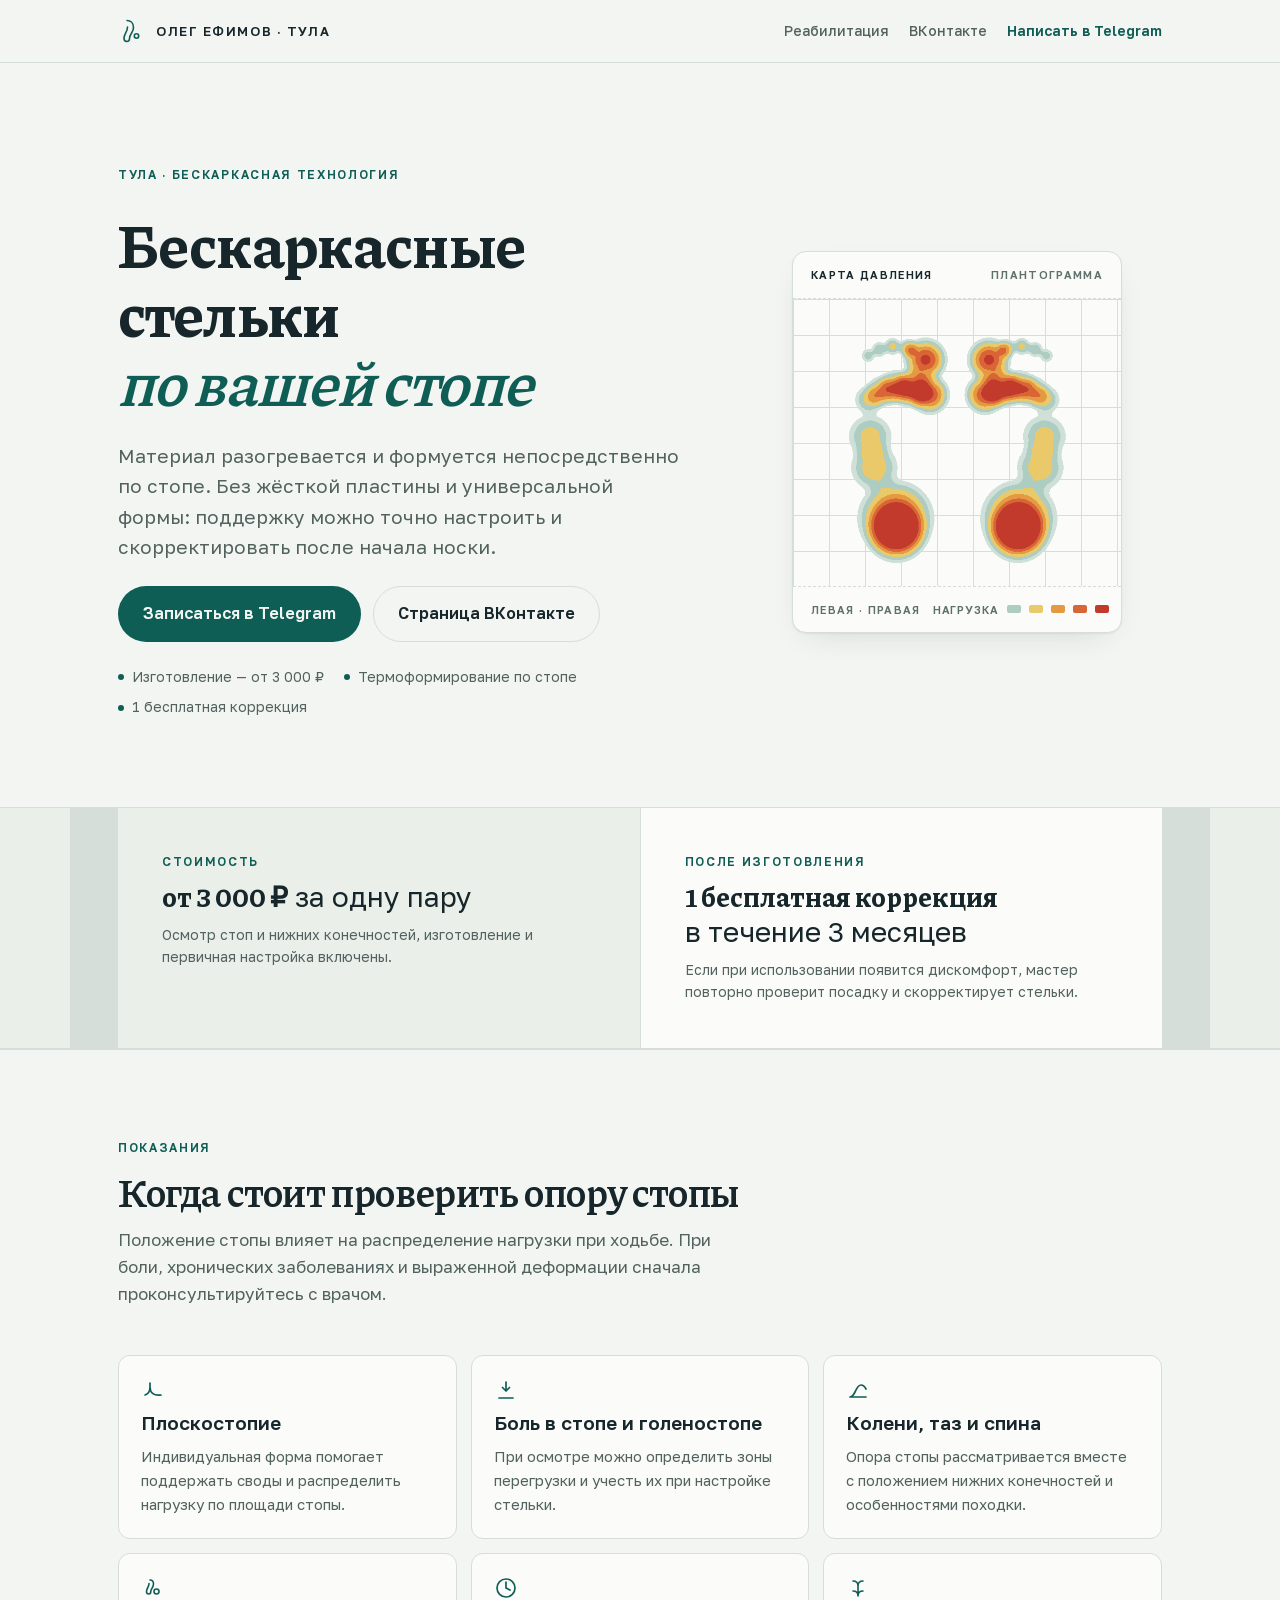
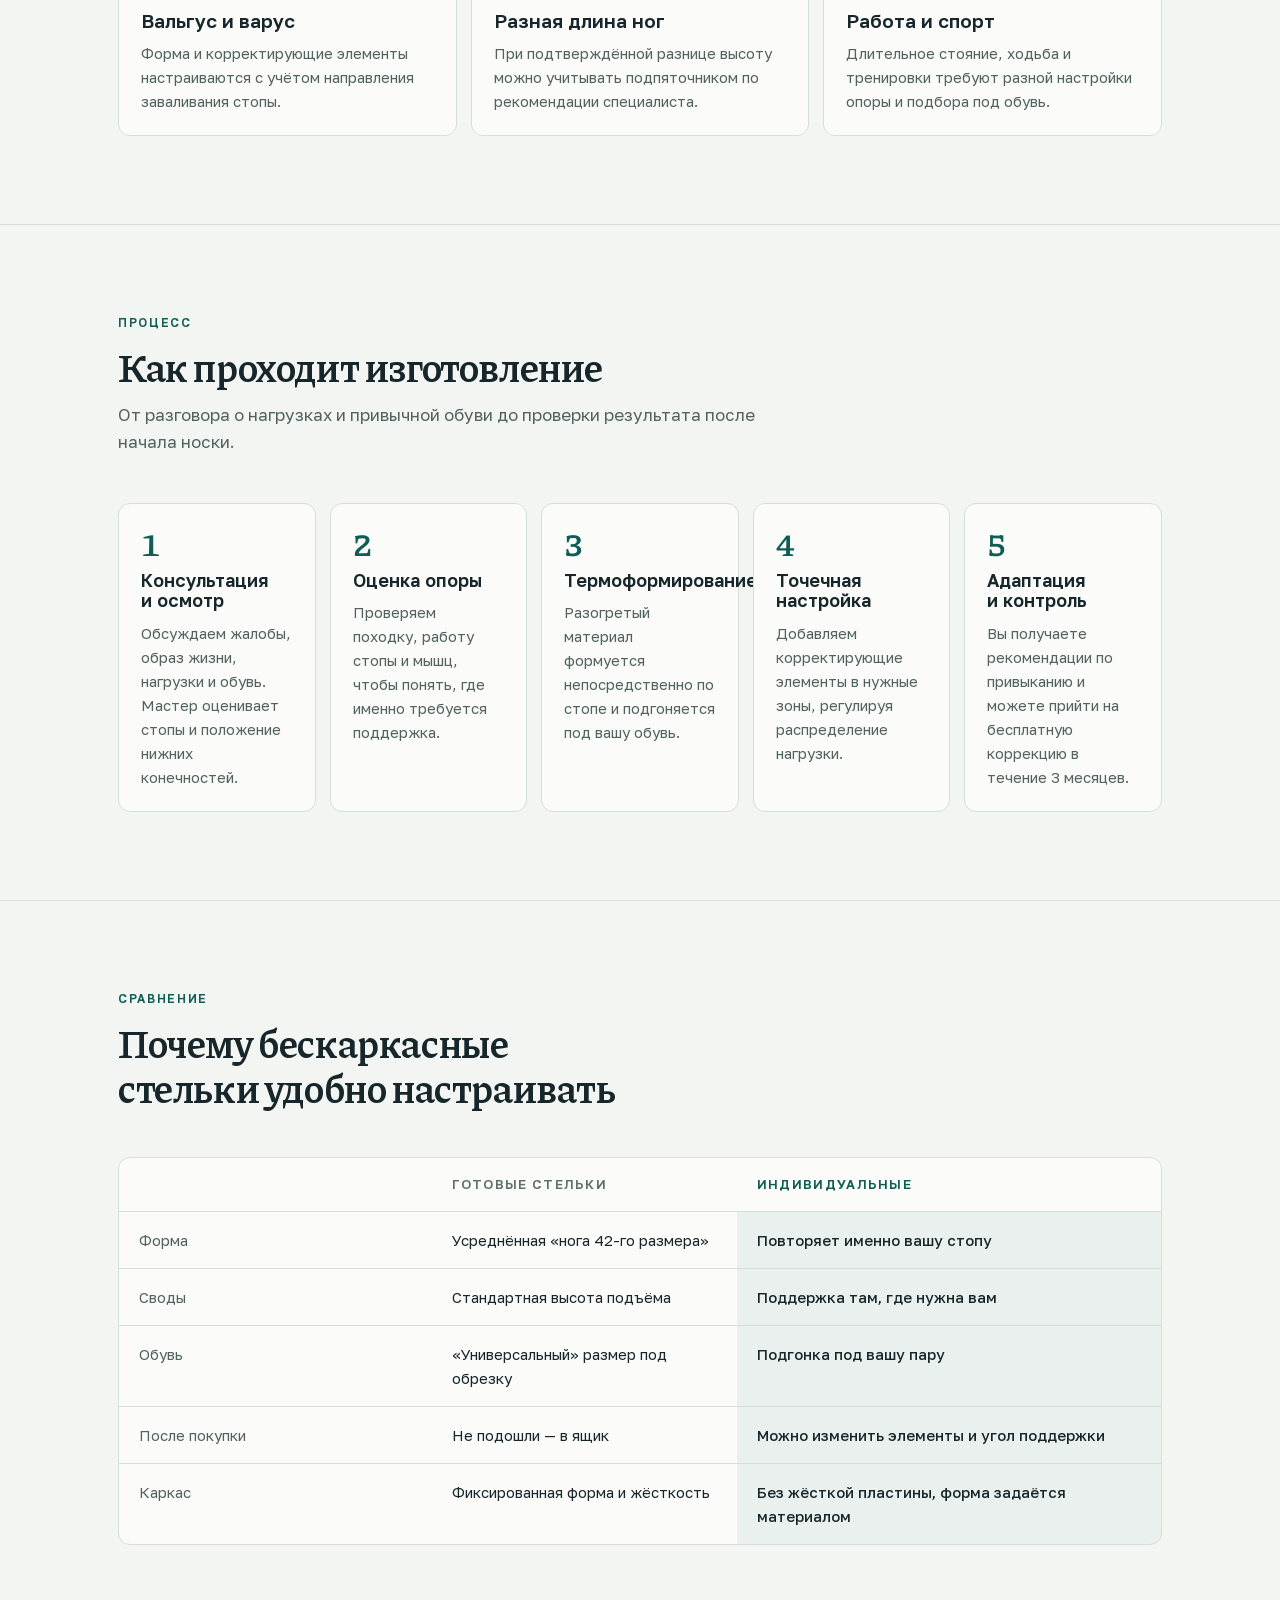
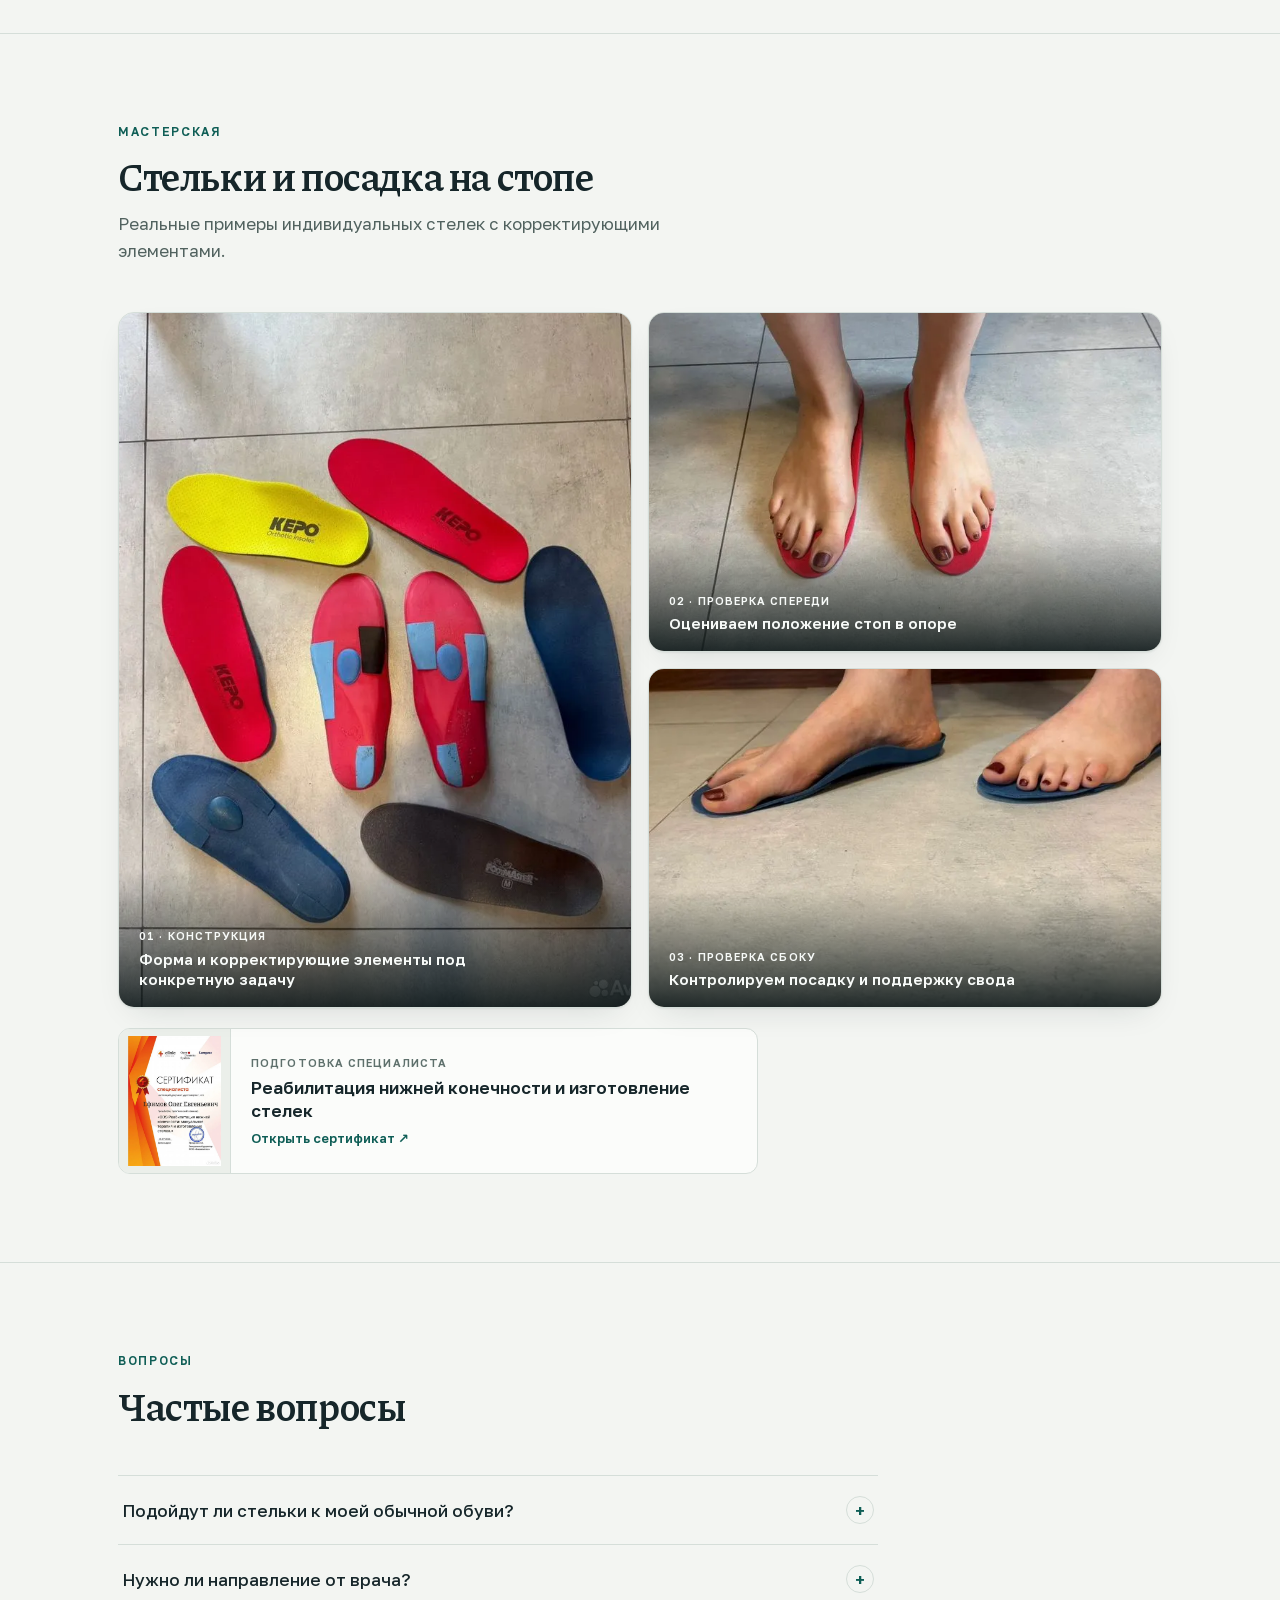
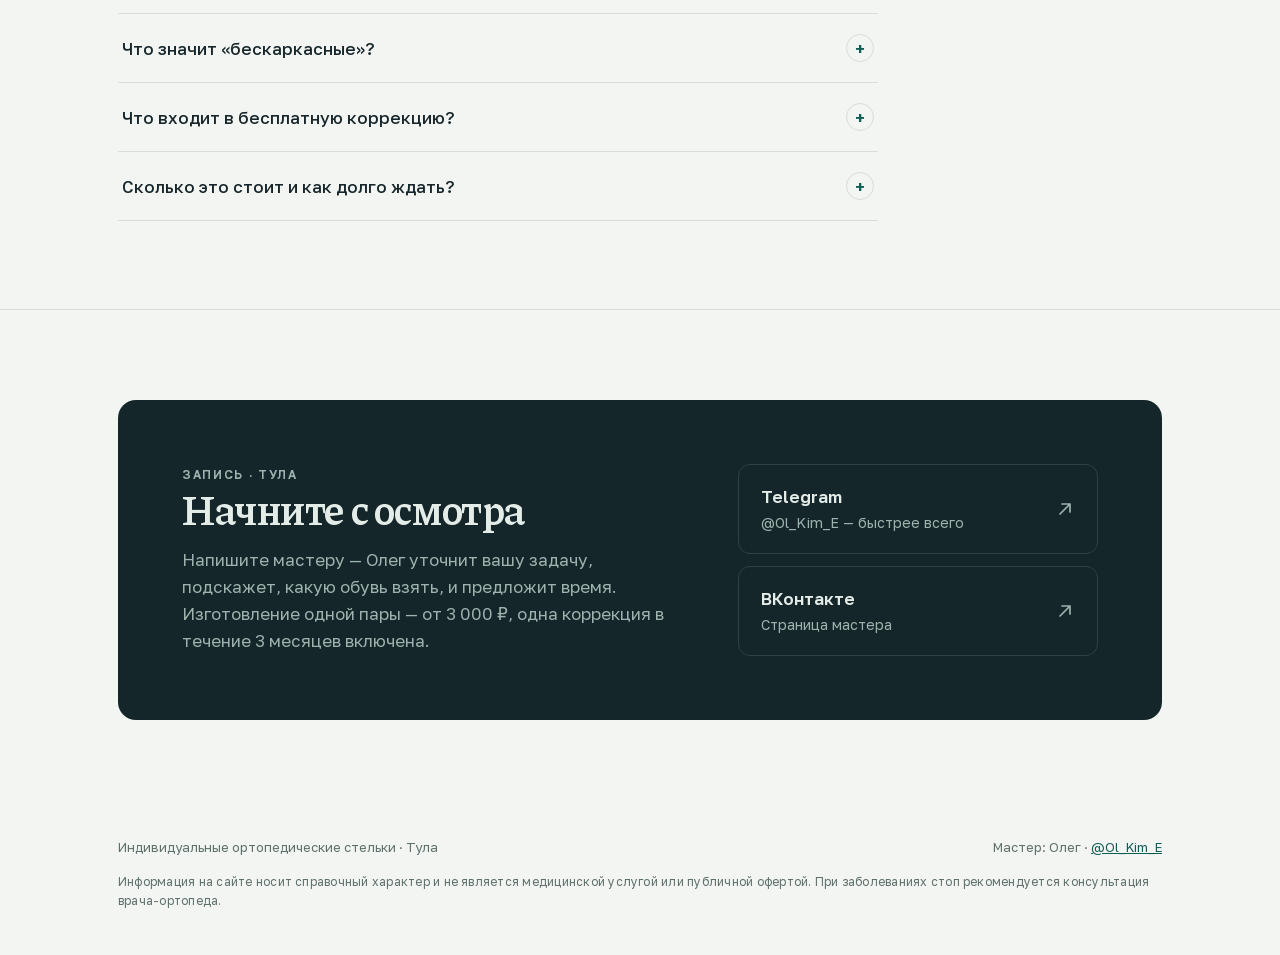
<file: index.html>
<!DOCTYPE html>
<html lang="ru">
<head>
<meta charset="utf-8">
<meta name="viewport" content="width=device-width, initial-scale=1">
<title>Индивидуальные бескаркасные стельки в Туле — от 3 000 ₽</title>
<meta name="description" content="Индивидуальные бескаркасные стельки в Туле: осмотр стопы, термоформирование, подгонка под обувь и одна бесплатная коррекция в течение 3 месяцев. Изготовление — от 3 000 ₽.">
<link rel="canonical" href="https://dovnaravwork.github.io/stelki-tula/">
<meta property="og:type" content="website">
<meta property="og:locale" content="ru_RU">
<meta property="og:title" content="Индивидуальные бескаркасные стельки в Туле — от 3 000 ₽">
<meta property="og:description" content="Индивидуальные бескаркасные стельки в Туле: осмотр стопы, термоформирование, подгонка под обувь и одна бесплатная коррекция в течение 3 месяцев. Изготовление — от 3 000 ₽.">
<meta property="og:url" content="https://dovnaravwork.github.io/stelki-tula/">
<meta property="og:image" content="https://dovnaravwork.github.io/stelki-tula/og.png">
<meta name="twitter:card" content="summary_large_image">
<meta name="theme-color" media="(prefers-color-scheme: light)" content="#F3F5F2">
<meta name="theme-color" media="(prefers-color-scheme: dark)" content="#0D1719">
<link rel="icon" href="favicon.svg" type="image/svg+xml">
<link rel="apple-touch-icon" href="apple-touch-icon.png">
<link rel="preload" href="fonts/piazzolla-cyrillic.woff2" as="font" type="font/woff2" crossorigin>
<link rel="preload" href="fonts/golostext-cyrillic.woff2" as="font" type="font/woff2" crossorigin>
<script type="application/ld+json">
{
  "@context": "https://schema.org",
  "@type": "LocalBusiness",
  "name": "Индивидуальные ортопедические стельки — мастер Олег Ефимов",
  "description": "Индивидуальные бескаркасные стельки в Туле: осмотр стопы, термоформирование, подгонка под обувь и одна бесплатная коррекция в течение 3 месяцев. Изготовление — от 3 000 ₽.",
  "url": "https://dovnaravwork.github.io/stelki-tula/",
  "priceRange": "от 3 000 ₽",
  "address": {
    "@type": "PostalAddress",
    "addressLocality": "Тула",
    "addressCountry": "RU"
  },
  "sameAs": [
    "https://t.me/Ol_Kim_E",
    "https://vk.ru/olegevgenievih"
  ],
  "makesOffer": {
    "@type": "Offer",
    "name": "Изготовление одной пары индивидуальных бескаркасных стелек",
    "price": "3000",
    "priceCurrency": "RUB",
    "description": "Осмотр стоп и нижних конечностей, изготовление одной пары и одна бесплатная коррекция в течение 3 месяцев."
  }
}
</script>
<style>
/* Golos Text cyrillic */
@font-face {
  font-family: 'Golos Text';
  font-style: normal;
  font-weight: 400 600;
  font-display: swap;
  src: url(fonts/golostext-cyrillic.woff2) format('woff2');
  unicode-range: U+0301, U+0400-045F, U+0490-0491, U+04B0-04B1, U+2116;
}
/* Golos Text latin */
@font-face {
  font-family: 'Golos Text';
  font-style: normal;
  font-weight: 400 600;
  font-display: swap;
  src: url(fonts/golostext-latin.woff2) format('woff2');
  unicode-range: U+0000-00FF, U+0131, U+0152-0153, U+02BB-02BC, U+02C6, U+02DA, U+02DC, U+0304, U+0308, U+0329, U+2000-206F, U+20AC, U+2122, U+2191, U+2193, U+2212, U+2215, U+FEFF, U+FFFD;
}
/* Piazzolla cyrillic */
@font-face {
  font-family: 'Piazzolla';
  font-style: normal;
  font-weight: 400 700;
  font-display: swap;
  src: url(fonts/piazzolla-cyrillic.woff2) format('woff2');
  unicode-range: U+0301, U+0400-045F, U+0490-0491, U+04B0-04B1, U+2116;
}
/* Piazzolla latin */
@font-face {
  font-family: 'Piazzolla';
  font-style: normal;
  font-weight: 400 700;
  font-display: swap;
  src: url(fonts/piazzolla-latin.woff2) format('woff2');
  unicode-range: U+0000-00FF, U+0131, U+0152-0153, U+02BB-02BC, U+02C6, U+02DA, U+02DC, U+0304, U+0308, U+0329, U+2000-206F, U+20AC, U+2122, U+2191, U+2193, U+2212, U+2215, U+FEFF, U+FFFD;
}

/* ============ tokens: light (base) ============ */
:root {
  --paper: #F3F5F2;
  --surface: #FBFCFA;
  --surface-2: #EBEFEA;
  --ink: #16262A;
  --muted: #51625F;
  --faint: #5E706C;
  --line: #D5DED9;
  --contour: #A7BDB7;
  --accent: #0F5E56;
  --accent-ink: #0A4740;
  --accent-contrast: #F3F5F2;
  --panel: #14262A;
  --panel-ink: #E4ECE8;
  --panel-muted: #9DB3AD;
  --panel-line: #2C4441;
  --panel-focus: #7ED4C4;
  --focus: #0F5E56;
  --shadow: 0 1px 2px rgba(22, 38, 42, 0.06), 0 12px 32px -16px rgba(22, 38, 42, 0.18);
}

@media (prefers-color-scheme: dark) {
  :root:not([data-theme="light"]) {
    --paper: #0D1719;
    --surface: #142124;
    --surface-2: #1A2A2D;
    --ink: #DFE9E5;
    --muted: #9DB3AD;
    --faint: #748984;
    --line: #24383A;
    --contour: #33504C;
    --accent: #58BFAD;
    --accent-ink: #7ED4C4;
    --accent-contrast: #0D1719;
    --panel: #101D20;
    --panel-ink: #DFE9E5;
    --panel-muted: #9DB3AD;
    --panel-line: #24383A;
    --panel-focus: #7ED4C4;
    --focus: #58BFAD;
    --shadow: 0 1px 2px rgba(0, 0, 0, 0.3), 0 12px 32px -16px rgba(0, 0, 0, 0.5);
  }
}

:root[data-theme="dark"] {
  --paper: #0D1719;
  --surface: #142124;
  --surface-2: #1A2A2D;
  --ink: #DFE9E5;
  --muted: #9DB3AD;
  --faint: #748984;
  --line: #24383A;
  --contour: #33504C;
  --accent: #58BFAD;
  --accent-ink: #7ED4C4;
  --accent-contrast: #0D1719;
  --panel: #101D20;
  --panel-ink: #DFE9E5;
  --panel-muted: #9DB3AD;
  --panel-line: #24383A;
  --panel-focus: #7ED4C4;
  --focus: #58BFAD;
  --shadow: 0 1px 2px rgba(0, 0, 0, 0.3), 0 12px 32px -16px rgba(0, 0, 0, 0.5);
}

/* ============ base ============ */
* { box-sizing: border-box; }

html { scroll-behavior: smooth; }

body {
  margin: 0;
  background: var(--paper);
  color: var(--ink);
  font-family: "Golos Text", system-ui, -apple-system, "Segoe UI", sans-serif;
  font-size: 17px;
  line-height: 1.6;
  -webkit-font-smoothing: antialiased;
}

h1, h2, h3 {
  font-family: "Piazzolla", Georgia, serif;
  font-weight: 600;
  line-height: 1.12;
  margin: 0;
  text-wrap: balance;
  letter-spacing: -0.01em;
}

p { margin: 0; }

a { color: var(--accent); }

:focus-visible {
  outline: 2px solid var(--focus);
  outline-offset: 3px;
  border-radius: 2px;
}

.artromot-section :focus-visible,
.contact-panel :focus-visible {
  outline-color: var(--panel-focus);
}

.wrap {
  max-width: 1140px;
  margin: 0 auto;
  padding: 0 clamp(20px, 4vw, 48px);
}

.eyebrow {
  font-size: 12px;
  font-weight: 600;
  letter-spacing: 0.14em;
  text-transform: uppercase;
  color: var(--accent);
}

/* ============ header ============ */
.site-head {
  border-bottom: 1px solid var(--line);
}

.site-head .wrap {
  display: flex;
  align-items: center;
  justify-content: space-between;
  gap: 16px;
  padding-top: 18px;
  padding-bottom: 18px;
}

.wordmark {
  display: flex;
  align-items: center;
  gap: 12px;
  font-size: 13px;
  font-weight: 600;
  letter-spacing: 0.12em;
  text-transform: uppercase;
  color: var(--ink);
  text-decoration: none;
}

.wordmark svg { display: block; color: var(--accent); }

.head-links { display: flex; align-items: center; gap: 20px; }

.head-links a {
  font-size: 14px;
  font-weight: 500;
  color: var(--muted);
  text-decoration: none;
}

.head-links a:hover { color: var(--ink); }

.head-links a.tg { color: var(--accent); font-weight: 600; }

/* ============ hero ============ */
.hero { padding: clamp(48px, 8vw, 104px) 0 clamp(48px, 7vw, 88px); }

.hero .wrap {
  display: grid;
  grid-template-columns: minmax(0, 6.4fr) minmax(0, 4.6fr);
  gap: clamp(32px, 5vw, 72px);
  align-items: center;
}

.hero-copy { display: flex; flex-direction: column; align-items: flex-start; gap: 24px; }

.hero h1 {
  font-size: clamp(38px, 5.4vw, 62px);
  font-weight: 700;
}

.hero h1 em {
  font-style: italic;
  font-weight: 600;
  color: var(--accent);
}

.hero .lede {
  font-size: clamp(17px, 1.6vw, 19px);
  color: var(--muted);
  max-width: 34em;
}

.cta-row { display: flex; flex-wrap: wrap; gap: 12px; }

.btn {
  display: inline-flex;
  align-items: center;
  gap: 10px;
  padding: 14px 24px;
  border-radius: 999px;
  font-size: 16px;
  font-weight: 600;
  text-decoration: none;
  border: 1px solid transparent;
  transition: transform 120ms ease, background-color 120ms ease, border-color 120ms ease;
}

.btn:active { transform: translateY(1px); }

.btn-primary {
  background: var(--accent);
  color: var(--accent-contrast);
}

.btn-primary:hover { background: var(--accent-ink); }

.btn-ghost {
  color: var(--ink);
  border-color: var(--line);
  background: transparent;
}

.btn-ghost:hover { border-color: var(--faint); background: var(--surface); }

.hero-notes {
  display: flex;
  flex-wrap: wrap;
  gap: 8px 20px;
  padding: 0;
  margin: 0;
  list-style: none;
  font-size: 14px;
  color: var(--muted);
}

.hero-notes li { display: flex; align-items: center; gap: 8px; }

.hero-notes .dot {
  width: 6px; height: 6px;
  border-radius: 50%;
  background: var(--accent);
  flex: none;
}

/* --- plantogram card --- */
.scan-card {
  background: var(--surface);
  border: 1px solid var(--line);
  border-radius: 14px;
  box-shadow: var(--shadow);
  overflow: hidden;
}

.scan-head, .scan-foot {
  display: flex;
  justify-content: space-between;
  align-items: baseline;
  gap: 12px;
  padding: 14px 18px;
  font-size: 11px;
  font-weight: 600;
  letter-spacing: 0.12em;
  text-transform: uppercase;
  color: var(--faint);
}

.scan-head { border-bottom: 1px dashed var(--line); }
.scan-foot { border-top: 1px dashed var(--line); }
.scan-foot > span:first-child { white-space: nowrap; }

.scan-head strong { color: var(--ink); font-weight: 600; }

.scan-view {
  position: relative;
  background:
    linear-gradient(var(--line) 1px, transparent 1px) 0 0 / 100% 36px,
    linear-gradient(90deg, var(--line) 1px, transparent 1px) 0 0 / 36px 100%;
  background-color: var(--surface);
}

.scan-view canvas { display: block; width: 100%; height: auto; }

.scan-legend { display: flex; align-items: center; gap: 8px; letter-spacing: 0.08em; }

.scan-legend i {
  width: 14px; height: 8px;
  border-radius: 2px;
  display: inline-block;
}

/* ============ current offer ============ */
.offer-strip {
  border-top: 1px solid var(--line);
  border-bottom: 1px solid var(--line);
  background: var(--surface-2);
}

.offer-grid {
  display: grid;
  grid-template-columns: repeat(2, minmax(0, 1fr));
  gap: 1px;
  padding-top: 0;
  padding-bottom: 0;
  background: var(--line);
}

.offer-item {
  min-width: 0;
  padding: clamp(28px, 4vw, 44px);
  background: var(--surface-2);
}

.offer-item-accent { background: var(--surface); }

.offer-main {
  margin-top: 8px;
  font-size: clamp(20px, 2.2vw, 28px);
  line-height: 1.25;
  text-wrap: balance;
}

.offer-main strong {
  font-family: "Piazzolla", Georgia, serif;
  font-weight: 700;
}

.offer-note {
  max-width: 38em;
  margin-top: 10px;
  color: var(--muted);
  font-size: 14px;
}

/* ============ sections ============ */
.section { padding: clamp(48px, 7vw, 88px) 0; border-top: 1px solid var(--line); }

.section-head {
  display: flex;
  flex-direction: column;
  gap: 12px;
  max-width: 640px;
  margin-bottom: clamp(28px, 4vw, 48px);
}

.section-head h2 { font-size: clamp(28px, 3.4vw, 40px); }

.section-head .sub { color: var(--muted); }

/* --- indications grid --- */
.ind-grid {
  display: grid;
  grid-template-columns: repeat(3, minmax(0, 1fr));
  gap: 14px;
}

.ind-card {
  background: var(--surface);
  border: 1px solid var(--line);
  border-radius: 12px;
  padding: 22px;
  display: flex;
  flex-direction: column;
  gap: 10px;
  transition: border-color 120ms ease, transform 120ms ease;
}

.ind-card:hover { border-color: var(--contour); transform: translateY(-2px); }

.ind-card h3 { font-size: 19px; font-weight: 600; font-family: "Golos Text", system-ui, sans-serif; letter-spacing: 0; }

.ind-card p { font-size: 15px; color: var(--muted); }

.ind-card svg { color: var(--accent); }

/* --- process --- */
.steps {
  display: grid;
  grid-template-columns: repeat(5, minmax(0, 1fr));
  gap: 14px;
  margin: 0;
  padding: 0;
  list-style: none;
  counter-reset: step;
}

.step {
  position: relative;
  background: var(--surface);
  border: 1px solid var(--line);
  border-radius: 12px;
  padding: 22px;
  display: flex;
  flex-direction: column;
  gap: 10px;
}

.step .num {
  font-family: "Piazzolla", Georgia, serif;
  font-size: 34px;
  font-weight: 600;
  font-variant-numeric: tabular-nums;
  color: var(--accent);
  line-height: 1;
}

.step h3 { font-size: 18px; font-family: "Golos Text", system-ui, sans-serif; letter-spacing: 0; font-weight: 600; }

.step p { font-size: 15px; color: var(--muted); }

/* --- compare table --- */
.compare-scroll { overflow-x: auto; border: 1px solid var(--line); border-radius: 12px; background: var(--surface); }

.compare {
  width: 100%;
  min-width: 560px;
  border-collapse: collapse;
  font-size: 15px;
}

.compare th, .compare td {
  text-align: left;
  padding: 16px 20px;
  border-top: 1px solid var(--line);
  vertical-align: top;
}

.compare thead th { border-top: none; font-size: 13px; letter-spacing: 0.1em; text-transform: uppercase; color: var(--faint); font-weight: 600; }

.compare thead th.hl { color: var(--accent); }

.compare td:first-child { color: var(--muted); width: 30%; }

.compare td.hl { background: color-mix(in srgb, var(--accent) 7%, transparent); font-weight: 500; }

/* --- work gallery --- */
.gallery {
  display: grid;
  grid-template-columns: repeat(2, minmax(0, 1fr));
  grid-template-rows: repeat(2, clamp(250px, 29vw, 340px));
  gap: 16px;
}

.work-card {
  position: relative;
  min-width: 0;
  min-height: 0;
  margin: 0;
  overflow: hidden;
  border: 1px solid var(--line);
  border-radius: 16px;
  background: var(--surface-2);
  box-shadow: var(--shadow);
}

.work-card--feature { grid-row: span 2; }

.work-photo {
  display: block;
  width: 100%;
  height: 100%;
  object-fit: cover;
  object-position: center;
  background: var(--surface-2);
}

.work-card:not(.work-card--feature) .work-photo { object-position: center 70%; }

.work-card figcaption {
  position: absolute;
  inset: auto 0 0;
  display: grid;
  gap: 4px;
  min-height: 0;
  padding: 58px 20px 18px;
  border: 0;
  background: linear-gradient(180deg, rgba(9, 20, 22, 0), rgba(9, 20, 22, 0.88));
  color: #F7FAF8;
}

.work-card figcaption span {
  font-size: 11px;
  font-weight: 600;
  letter-spacing: 0.1em;
  text-transform: uppercase;
}

.work-card figcaption strong {
  max-width: 31em;
  font-size: 15px;
  font-weight: 600;
  line-height: 1.35;
  text-wrap: pretty;
}

.insole-credential {
  display: grid;
  grid-template-columns: 112px minmax(0, 1fr);
  max-width: 640px;
  margin-top: 20px;
  overflow: hidden;
  background: var(--surface);
  border: 1px solid var(--line);
  border-radius: 12px;
  color: var(--ink);
  text-decoration: none;
  transition: border-color 120ms ease, transform 120ms ease;
}

.insole-credential:hover {
  border-color: var(--contour);
  transform: translateY(-2px);
}

.insole-credential > img {
  display: block;
  width: 112px;
  height: 144px;
  padding: 7px;
  object-fit: contain;
  object-position: center;
  background: var(--surface-2);
  border-right: 1px solid var(--line);
}

.insole-credential > span {
  display: flex;
  flex-direction: column;
  justify-content: center;
  gap: 5px;
  min-width: 0;
  padding: 18px 20px;
}

.insole-credential small {
  color: var(--faint);
  font-size: 11px;
  font-weight: 600;
  letter-spacing: 0.1em;
  text-transform: uppercase;
}

.insole-credential strong { line-height: 1.35; }

.insole-credential b {
  color: var(--accent);
  font-size: 13px;
  font-weight: 600;
}

/* --- faq --- */
.faq { max-width: 760px; display: flex; flex-direction: column; }

.faq details { border-top: 1px solid var(--line); }
.faq details:last-child { border-bottom: 1px solid var(--line); }

.faq summary {
  cursor: pointer;
  list-style: none;
  display: flex;
  justify-content: space-between;
  align-items: center;
  gap: 16px;
  padding: 20px 4px;
  font-size: 17px;
  font-weight: 500;
}

.faq summary::-webkit-details-marker { display: none; }

.faq summary .mark {
  flex: none;
  width: 28px; height: 28px;
  border-radius: 50%;
  border: 1px solid var(--line);
  display: grid;
  place-items: center;
  color: var(--accent);
  font-weight: 600;
  transition: transform 160ms ease;
}

.faq details[open] summary .mark { transform: rotate(45deg); }

.faq .answer { padding: 0 4px 22px; color: var(--muted); max-width: 40em; }

/* ============ contact panel ============ */
.contact { padding: clamp(48px, 7vw, 96px) 0; border-top: 1px solid var(--line); }

.contact-panel {
  background: var(--panel);
  color: var(--panel-ink);
  border-radius: 18px;
  padding: clamp(32px, 5vw, 64px);
  display: grid;
  grid-template-columns: minmax(0, 1.4fr) minmax(0, 1fr);
  gap: clamp(28px, 4vw, 56px);
  align-items: center;
}

.contact-panel h2 { font-size: clamp(28px, 3.6vw, 42px); }

.contact-panel .sub { color: var(--panel-muted); margin-top: 14px; max-width: 30em; }

.eyebrow-panel { color: var(--panel-muted); }

.contact-links { display: flex; flex-direction: column; gap: 12px; }

.contact-links a {
  display: flex;
  align-items: center;
  justify-content: space-between;
  gap: 14px;
  padding: 18px 22px;
  border: 1px solid var(--panel-line);
  border-radius: 12px;
  color: var(--panel-ink);
  text-decoration: none;
  font-weight: 600;
  transition: border-color 120ms ease, background-color 120ms ease;
}

.contact-links a:hover { border-color: var(--panel-muted); background: rgba(255, 255, 255, 0.04); }

.contact-links a small { display: block; font-weight: 400; color: var(--panel-muted); margin-top: 2px; }

.contact-links .arrow { color: var(--panel-muted); flex: none; }

.site-foot { padding: 28px 0 44px; font-size: 13px; color: var(--faint); }

.site-foot .wrap { display: flex; flex-wrap: wrap; gap: 8px 24px; justify-content: space-between; }

.site-foot .wrap + .wrap { margin-top: 14px; }

.site-foot .disclaimer { font-size: 12px; letter-spacing: 0.02em; }

/* ============ reveal animation ============ */
@media (prefers-reduced-motion: no-preference) {
  .reveal {
    opacity: 0;
    transform: translateY(14px);
    transition: opacity 500ms ease, transform 500ms ease;
  }
  .reveal.is-in { opacity: 1; transform: none; }
}

/* ============ responsive ============ */
@media (max-width: 960px) {
  .hero .wrap { grid-template-columns: 1fr; }
  .scan-card { max-width: 520px; }
  .ind-grid { grid-template-columns: repeat(2, minmax(0, 1fr)); }
  .steps { grid-template-columns: repeat(2, minmax(0, 1fr)); }
  .contact-panel { grid-template-columns: 1fr; }
}

@media (max-width: 720px) {
  .gallery {
    display: flex;
    overflow-x: auto;
    padding-bottom: 10px;
    scroll-snap-type: x mandatory;
    overscroll-behavior-inline: contain;
    scrollbar-color: var(--contour) transparent;
  }

  .work-card,
  .work-card--feature {
    flex: 0 0 min(82vw, 340px);
    aspect-ratio: 3 / 4;
    scroll-snap-align: center;
  }
}

@media (max-width: 560px) {
  .offer-grid, .ind-grid, .steps { grid-template-columns: 1fr; }
  .head-links a.vk-head { display: none; }
  .btn { width: 100%; justify-content: center; }
  .site-head .wrap { flex-wrap: wrap; justify-content: center; }
  .scan-head, .scan-foot { flex-wrap: wrap; }
  .work-card figcaption { padding: 52px 17px 16px; }
  .insole-credential { grid-template-columns: 88px minmax(0, 1fr); }
  .insole-credential > img { width: 88px; height: 132px; }
  .insole-credential > span { padding: 14px 16px; }
}

</style>
<noscript><style>.reveal { opacity: 1 !important; transform: none !important; }</style></noscript>
</head>
<body>
<header class="site-head">
  <div class="wrap">
    <a class="wordmark" href="#top" aria-label="Олег Ефимов, Тула — к началу страницы">
      <svg width="26" height="26" viewBox="0 0 26 26" fill="none" aria-hidden="true">
        <path d="M9 2.5c3.6 0 6.5 2.6 6.5 7 0 2.9-1.2 4.4-2.2 6-1 1.5-1.8 2.9-1.8 5 0 1.9-1.1 3-2.7 3-1.7 0-2.8-1.3-2.8-3.2 0-2.4.9-3.9 1.8-5.6.9-1.6 1.7-3.2 1.7-5.7" stroke="currentColor" stroke-width="1.6" stroke-linecap="round"/>
        <circle cx="18.5" cy="18" r="2.2" stroke="currentColor" stroke-width="1.6"/>
      </svg>
      Олег Ефимов · Тула
    </a>
    <nav class="head-links" aria-label="Основная навигация">
      <a class="service-link" href="reabilitaciya/">Реабилитация</a>
      <a class="vk-head" href="https://vk.ru/olegevgenievih" target="_blank" rel="noopener">ВКонтакте</a>
      <a class="tg" href="https://t.me/Ol_Kim_E" target="_blank" rel="noopener">Написать в Telegram</a>
    </nav>
  </div>
</header>

<main id="top">
  <section class="hero" aria-labelledby="hero-heading">
    <div class="wrap">
      <div class="hero-copy">
        <p class="eyebrow">Тула · бескаркасная технология</p>
        <h1 id="hero-heading">Бескаркасные стельки <em>по&nbsp;вашей стопе</em></h1>
        <p class="lede">Материал разогревается и формуется непосредственно по стопе. Без жёсткой пластины и универсальной формы: поддержку можно точно настроить и скорректировать после начала носки.</p>
        <div class="cta-row">
          <a class="btn btn-primary" href="https://t.me/Ol_Kim_E" target="_blank" rel="noopener">Записаться в Telegram</a>
          <a class="btn btn-ghost" href="https://vk.ru/olegevgenievih" target="_blank" rel="noopener">Страница ВКонтакте</a>
        </div>
        <ul class="hero-notes">
          <li><span class="dot"></span>Изготовление — от 3 000 ₽</li>
          <li><span class="dot"></span>Термоформирование по стопе</li>
          <li><span class="dot"></span>1 бесплатная коррекция</li>
        </ul>
      </div>

      <figure class="scan-card reveal" aria-label="Стилизованная карта распределения нагрузки на стопы">
        <figcaption class="scan-head">
          <strong>Карта давления</strong>
          <span>Плантограмма</span>
        </figcaption>
        <div class="scan-view">
          <canvas id="plantogram" width="640" height="560" role="img" aria-label="Визуализация: две стопы с зонами нагрузки — пятка, свод, передний отдел"></canvas>
        </div>
        <div class="scan-foot">
          <span>Левая · Правая</span>
          <span class="scan-legend" id="scan-legend" aria-hidden="true">Нагрузка</span>
        </div>
      </figure>
    </div>
  </section>

  <section class="offer-strip" id="price" aria-label="Стоимость и условия коррекции">
    <div class="wrap offer-grid">
      <div class="offer-item">
        <p class="eyebrow">Стоимость</p>
        <p class="offer-main"><strong>от 3 000 ₽</strong> за одну пару</p>
        <p class="offer-note">Осмотр стоп и нижних конечностей, изготовление и первичная настройка включены.</p>
      </div>
      <div class="offer-item offer-item-accent">
        <p class="eyebrow">После изготовления</p>
        <p class="offer-main"><strong>1 бесплатная коррекция</strong> в течение 3 месяцев</p>
        <p class="offer-note">Если при использовании появится дискомфорт, мастер повторно проверит посадку и скорректирует стельки.</p>
      </div>
    </div>
  </section>

  <section class="section" aria-labelledby="ind-heading">
    <div class="wrap">
      <div class="section-head">
        <p class="eyebrow">Показания</p>
        <h2 id="ind-heading">Когда стоит проверить опору стопы</h2>
        <p class="sub">Положение стопы влияет на распределение нагрузки при ходьбе. При боли, хронических заболеваниях и выраженной деформации сначала проконсультируйтесь с врачом.</p>
      </div>
      <div class="ind-grid">
        <article class="ind-card reveal">
          <svg width="24" height="24" viewBox="0 0 24 24" fill="none" aria-hidden="true"><path d="M4 17c3-1 5-4 5-8m0 0c0 6 4 9 11 8M9 9V5" stroke="currentColor" stroke-width="1.7" stroke-linecap="round"/></svg>
          <h3>Плоскостопие</h3>
          <p>Индивидуальная форма помогает поддержать своды и распределить нагрузку по площади стопы.</p>
        </article>
        <article class="ind-card reveal">
          <svg width="24" height="24" viewBox="0 0 24 24" fill="none" aria-hidden="true"><path d="M12 4v9m0 0-3.5-3.5M12 13l3.5-3.5M5 20h14" stroke="currentColor" stroke-width="1.7" stroke-linecap="round" stroke-linejoin="round"/></svg>
          <h3>Боль в стопе и голеностопе</h3>
          <p>При осмотре можно определить зоны перегрузки и учесть их при настройке стельки.</p>
        </article>
        <article class="ind-card reveal">
          <svg width="24" height="24" viewBox="0 0 24 24" fill="none" aria-hidden="true"><path d="M4 19c2.5 0 3.5-2 5-5s3-7 6-7c2.5 0 4 2 5 4M4 19h16" stroke="currentColor" stroke-width="1.7" stroke-linecap="round"/></svg>
          <h3>Колени, таз и спина</h3>
          <p>Опора стопы рассматривается вместе с положением нижних конечностей и особенностями походки.</p>
        </article>
        <article class="ind-card reveal">
          <svg width="24" height="24" viewBox="0 0 24 24" fill="none" aria-hidden="true"><path d="M9 4c2 0 3.5 1.5 3.5 4 0 2-.8 3-1.5 4.2-.7 1.1-1.2 2-1.2 3.3 0 1.5-.9 2.5-2.1 2.5S5.5 17 5.5 15.5c0-1.7.6-2.8 1.3-4C7.4 10.3 8 9.2 8 7.5M18 15.5a2.5 2.5 0 1 1-5 0 2.5 2.5 0 0 1 5 0Z" stroke="currentColor" stroke-width="1.6" stroke-linecap="round"/></svg>
          <h3>Вальгус и варус</h3>
          <p>Форма и корректирующие элементы настраиваются с учётом направления заваливания стопы.</p>
        </article>
        <article class="ind-card reveal">
          <svg width="24" height="24" viewBox="0 0 24 24" fill="none" aria-hidden="true"><path d="M12 6v6l4 2m5-2a9 9 0 1 1-18 0 9 9 0 0 1 18 0Z" stroke="currentColor" stroke-width="1.7" stroke-linecap="round"/></svg>
          <h3>Разная длина ног</h3>
          <p>При подтверждённой разнице высоту можно учитывать подпяточником по рекомендации специалиста.</p>
        </article>
        <article class="ind-card reveal">
          <svg width="24" height="24" viewBox="0 0 24 24" fill="none" aria-hidden="true"><path d="M12 20V10m0 0c0-3 2-5 5-5M12 10c0-3-2-5-5-5m5 15c0-3 2-5 5-5m-10 0c3 0 5 2 5 5" stroke="currentColor" stroke-width="1.6" stroke-linecap="round"/></svg>
          <h3>Работа и спорт</h3>
          <p>Длительное стояние, ходьба и тренировки требуют разной настройки опоры и подбора под обувь.</p>
        </article>
      </div>
    </div>
  </section>

  <section class="section" aria-labelledby="proc-heading">
    <div class="wrap">
      <div class="section-head">
        <p class="eyebrow">Процесс</p>
        <h2 id="proc-heading">Как проходит изготовление</h2>
        <p class="sub">От разговора о нагрузках и привычной обуви до проверки результата после начала носки.</p>
      </div>
      <ol class="steps">
        <li class="step reveal">
          <span class="num">1</span>
          <h3>Консультация и осмотр</h3>
          <p>Обсуждаем жалобы, образ жизни, нагрузки и обувь. Мастер оценивает стопы и положение нижних конечностей.</p>
        </li>
        <li class="step reveal">
          <span class="num">2</span>
          <h3>Оценка опоры</h3>
          <p>Проверяем походку, работу стопы и мышц, чтобы понять, где именно требуется поддержка.</p>
        </li>
        <li class="step reveal">
          <span class="num">3</span>
          <h3>Термоформирование</h3>
          <p>Разогретый материал формуется непосредственно по стопе и подгоняется под вашу обувь.</p>
        </li>
        <li class="step reveal">
          <span class="num">4</span>
          <h3>Точечная настройка</h3>
          <p>Добавляем корректирующие элементы в нужные зоны, регулируя распределение нагрузки.</p>
        </li>
        <li class="step reveal">
          <span class="num">5</span>
          <h3>Адаптация и контроль</h3>
          <p>Вы получаете рекомендации по привыканию и можете прийти на бесплатную коррекцию в течение 3 месяцев.</p>
        </li>
      </ol>
    </div>
  </section>

  <section class="section" aria-labelledby="cmp-heading">
    <div class="wrap">
      <div class="section-head">
        <p class="eyebrow">Сравнение</p>
        <h2 id="cmp-heading">Почему бескаркасные стельки удобно настраивать</h2>
      </div>
      <div class="compare-scroll">
        <table class="compare">
          <thead>
            <tr>
              <th scope="col"></th>
              <th scope="col">Готовые стельки</th>
              <th scope="col" class="hl">Индивидуальные</th>
            </tr>
          </thead>
          <tbody>
            <tr>
              <td>Форма</td>
              <td>Усреднённая «нога 42-го размера»</td>
              <td class="hl">Повторяет именно вашу стопу</td>
            </tr>
            <tr>
              <td>Своды</td>
              <td>Стандартная высота подъёма</td>
              <td class="hl">Поддержка там, где нужна вам</td>
            </tr>
            <tr>
              <td>Обувь</td>
              <td>«Универсальный» размер под обрезку</td>
              <td class="hl">Подгонка под вашу пару</td>
            </tr>
            <tr>
              <td>После покупки</td>
              <td>Не подошли — в ящик</td>
              <td class="hl">Можно изменить элементы и угол поддержки</td>
            </tr>
            <tr>
              <td>Каркас</td>
              <td>Фиксированная форма и жёсткость</td>
              <td class="hl">Без жёсткой пластины, форма задаётся материалом</td>
            </tr>
          </tbody>
        </table>
      </div>
    </div>
  </section>

  <section class="section" aria-labelledby="gal-heading">
    <div class="wrap">
      <div class="section-head">
        <p class="eyebrow">Мастерская</p>
        <h2 id="gal-heading">Стельки и посадка на стопе</h2>
        <p class="sub">Реальные примеры индивидуальных стелек с корректирующими элементами.</p>
      </div>
      <div class="gallery">
        <figure class="work-card work-card--feature reveal">
          <img class="work-photo" src="assets/insoles-corrections.webp" width="806" height="960" loading="lazy" decoding="async" alt="Стельки с индивидуальными корректирующими элементами">
          <figcaption>
            <span>01 · Конструкция</span>
            <strong>Форма и корректирующие элементы под конкретную задачу</strong>
          </figcaption>
        </figure>
        <figure class="work-card reveal">
          <img class="work-photo" src="assets/insoles-fitted-front.webp" width="720" height="960" loading="lazy" decoding="async" alt="Индивидуальные стельки на стопах, вид спереди">
          <figcaption>
            <span>02 · Проверка спереди</span>
            <strong>Оцениваем положение стоп в опоре</strong>
          </figcaption>
        </figure>
        <figure class="work-card reveal">
          <img class="work-photo" src="assets/insoles-fitted-side.webp" width="720" height="960" loading="lazy" decoding="async" alt="Посадка индивидуальной стельки, вид сбоку">
          <figcaption>
            <span>03 · Проверка сбоку</span>
            <strong>Контролируем посадку и поддержку свода</strong>
          </figcaption>
        </figure>
      </div>
      <a class="insole-credential" href="assets/certificate-lower-limb-insoles.webp" target="_blank" rel="noopener">
        <img src="assets/certificate-lower-limb-insoles.webp" width="688" height="960" loading="lazy" decoding="async" alt="Сертификат Олега Ефимова по реабилитации нижней конечности и изготовлению стелек">
        <span>
          <small>Подготовка специалиста</small>
          <strong>Реабилитация нижней конечности и изготовление стелек</strong>
          <b>Открыть сертификат ↗</b>
        </span>
      </a>
    </div>
  </section>

  <section class="section" aria-labelledby="faq-heading">
    <div class="wrap">
      <div class="section-head">
        <p class="eyebrow">Вопросы</p>
        <h2 id="faq-heading">Частые вопросы</h2>
      </div>
      <div class="faq">
        <details>
          <summary>Подойдут ли стельки к моей обычной обуви?<span class="mark" aria-hidden="true">+</span></summary>
          <p class="answer">Да. Стельки подгоняются под обувь, которую вы носите каждый день: кроссовки, ботинки, туфли. Приходите на осмотр с той парой, в которой проводите больше всего времени.</p>
        </details>
        <details>
          <summary>Нужно ли направление от врача?<span class="mark" aria-hidden="true">+</span></summary>
          <p class="answer">Записаться можно напрямую. При болях, хронических заболеваниях и для детей рекомендуем предварительно проконсультироваться с врачом-ортопедом — его заключение поможет мастеру точнее учесть назначения.</p>
        </details>
        <details>
          <summary>Что значит «бескаркасные»?<span class="mark" aria-hidden="true">+</span></summary>
          <p class="answer">В стельке нет жёсткой пластины, которая задаёт одну неизменную форму. Поддержка создаётся геометрией и плотностью материала, а точечные элементы можно менять при коррекции.</p>
        </details>
        <details>
          <summary>Что входит в бесплатную коррекцию?<span class="mark" aria-hidden="true">+</span></summary>
          <p class="answer">В течение 3 месяцев после изготовления можно один раз бесплатно проверить посадку и при необходимости изменить форму или корректирующие элементы стельки.</p>
        </details>
        <details>
          <summary>Сколько это стоит и как долго ждать?<span class="mark" aria-hidden="true">+</span></summary>
          <p class="answer">Осмотр стоп и нижних конечностей, изготовление одной пары и одна коррекция стоят от 3 000 ₽. Точный срок Олег назовёт при записи с учётом вашей задачи.</p>
        </details>
      </div>
    </div>
  </section>

  <section class="contact" aria-labelledby="contact-heading">
    <div class="wrap">
      <div class="contact-panel">
        <div>
          <p class="eyebrow eyebrow-panel">Запись · Тула</p>
          <h2 id="contact-heading">Начните с осмотра</h2>
          <p class="sub">Напишите мастеру — Олег уточнит вашу задачу, подскажет, какую обувь взять, и предложит время. Изготовление одной пары — от 3 000 ₽, одна коррекция в течение 3 месяцев включена.</p>
        </div>
        <div class="contact-links">
          <a href="https://t.me/Ol_Kim_E" target="_blank" rel="noopener">
            <span>Telegram<small>@Ol_Kim_E — быстрее всего</small></span>
            <svg class="arrow" width="20" height="20" viewBox="0 0 20 20" fill="none" aria-hidden="true"><path d="M5 15 15 5m0 0H7m8 0v8" stroke="currentColor" stroke-width="1.7" stroke-linecap="round" stroke-linejoin="round"/></svg>
          </a>
          <a href="https://vk.ru/olegevgenievih" target="_blank" rel="noopener">
            <span>ВКонтакте<small>Страница мастера</small></span>
            <svg class="arrow" width="20" height="20" viewBox="0 0 20 20" fill="none" aria-hidden="true"><path d="M5 15 15 5m0 0H7m8 0v8" stroke="currentColor" stroke-width="1.7" stroke-linecap="round" stroke-linejoin="round"/></svg>
          </a>
        </div>
      </div>
    </div>
  </section>
</main>

<footer class="site-foot">
  <div class="wrap">
    <span>Индивидуальные ортопедические стельки · Тула</span>
    <span>Мастер: Олег · <a href="https://t.me/Ol_Kim_E" target="_blank" rel="noopener">@Ol_Kim_E</a></span>
  </div>
  <div class="wrap">
    <span class="disclaimer">Информация на сайте носит справочный характер и не является медицинской услугой или публичной офертой. При заболеваниях стоп рекомендуется консультация врача-ортопеда.</span>
  </div>
</footer>

<script>
(function () {
  'use strict';

  /* ---------- theme detection ---------- */
  var mq = window.matchMedia('(prefers-color-scheme: dark)');

  function isDark() {
    var t = document.documentElement.getAttribute('data-theme');
    if (t === 'dark') return true;
    if (t === 'light') return false;
    return mq.matches;
  }

  /* ---------- plantogram ---------- */
  var RAMP_LIGHT = ['#E6EDE9', '#CFE0D9', '#AECDC2', '#EAC96B', '#E59A41', '#D96436', '#C13A2B'];
  var RAMP_DARK = ['#1C2F2E', '#26443F', '#33625A', '#B08A2E', '#C06A2C', '#C24E26', '#C63A2A'];
  var BANDS = [0.10, 0.22, 0.36, 0.52, 0.68, 0.84];

  // pressure zones for the left foot (toes up, medial side toward canvas centre)
  var LEFT_FOOT = [
    [258, 118, 28, 0.90], // hallux
    [224, 96, 13, 0.50], [194, 92, 12, 0.42], [168, 98, 11, 0.36], [146, 110, 10, 0.30],
    [266, 186, 26, 0.85], [232, 174, 25, 0.80], [200, 172, 23, 0.62], [172, 180, 21, 0.50], [148, 196, 20, 0.42],
    [150, 268, 30, 0.45], [158, 328, 32, 0.50], // lateral column
    [200, 428, 48, 1.00], [202, 456, 38, 0.80]  // heel
  ];

  function hexRgb(hex) {
    return [parseInt(hex.slice(1, 3), 16), parseInt(hex.slice(3, 5), 16), parseInt(hex.slice(5, 7), 16)];
  }

  function drawPlantogram() {
    var canvas = document.getElementById('plantogram');
    if (!canvas || !canvas.getContext) return;
    var w = canvas.width, h = canvas.height;

    // accumulate a smooth intensity field: t += weight * (1 - d²/R²)²
    var field = new Float32Array(w * h);

    function blob(cx, cy, r, wgt) {
      var R = r * 1.9, R2 = R * R;
      var x0 = Math.max(0, Math.floor(cx - R)), x1 = Math.min(w - 1, Math.ceil(cx + R));
      var y0 = Math.max(0, Math.floor(cy - R)), y1 = Math.min(h - 1, Math.ceil(cy + R));
      for (var y = y0; y <= y1; y++) {
        var dy = y - cy;
        for (var x = x0; x <= x1; x++) {
          var dx = x - cx;
          var q = 1 - (dx * dx + dy * dy) / R2;
          if (q > 0) field[y * w + x] += wgt * q * q;
        }
      }
    }

    LEFT_FOOT.forEach(function (z) {
      blob(z[0], z[1], z[2], z[3]);          // left foot
      blob(w - z[0], z[1], z[2], z[3]);      // right foot, mirrored
    });

    // posterize intensity into contour bands
    var ramp = (isDark() ? RAMP_DARK : RAMP_LIGHT).map(hexRgb);
    var ctx = canvas.getContext('2d');
    var out = ctx.createImageData(w, h);
    var d = out.data;

    for (var i = 0; i < field.length; i++) {
      var t = field[i];
      if (t < BANDS[0]) continue; // transparent
      var band = 0;
      while (band < BANDS.length - 1 && t >= BANDS[band + 1]) band++;
      var c = ramp[Math.min(band + 1, ramp.length - 1)];
      var p = i * 4;
      d[p] = c[0]; d[p + 1] = c[1]; d[p + 2] = c[2]; d[p + 3] = 255;
    }
    ctx.clearRect(0, 0, w, h);
    ctx.putImageData(out, 0, 0);
  }

  function drawLegend() {
    var el = document.getElementById('scan-legend');
    if (!el) return;
    var ramp = isDark() ? RAMP_DARK : RAMP_LIGHT;
    el.innerHTML = 'Нагрузка ';
    [2, 3, 4, 5, 6].forEach(function (i) {
      var chip = document.createElement('i');
      chip.style.background = ramp[i];
      el.appendChild(chip);
    });
  }

  function render() { drawPlantogram(); drawLegend(); }

  render();
  if (mq.addEventListener) mq.addEventListener('change', render);
  new MutationObserver(render).observe(document.documentElement, { attributes: true, attributeFilter: ['data-theme'] });

  /* ---------- reveal on scroll ---------- */
  var revealed = document.querySelectorAll('.reveal');
  if ('IntersectionObserver' in window) {
    var io = new IntersectionObserver(function (entries) {
      entries.forEach(function (e) {
        if (e.isIntersecting) {
          e.target.classList.add('is-in');
          io.unobserve(e.target);
        }
      });
    }, { threshold: 0.15 });
    revealed.forEach(function (el) { io.observe(el); });
  } else {
    revealed.forEach(function (el) { el.classList.add('is-in'); });
  }
})();
</script>
</body>
</html>
</file>
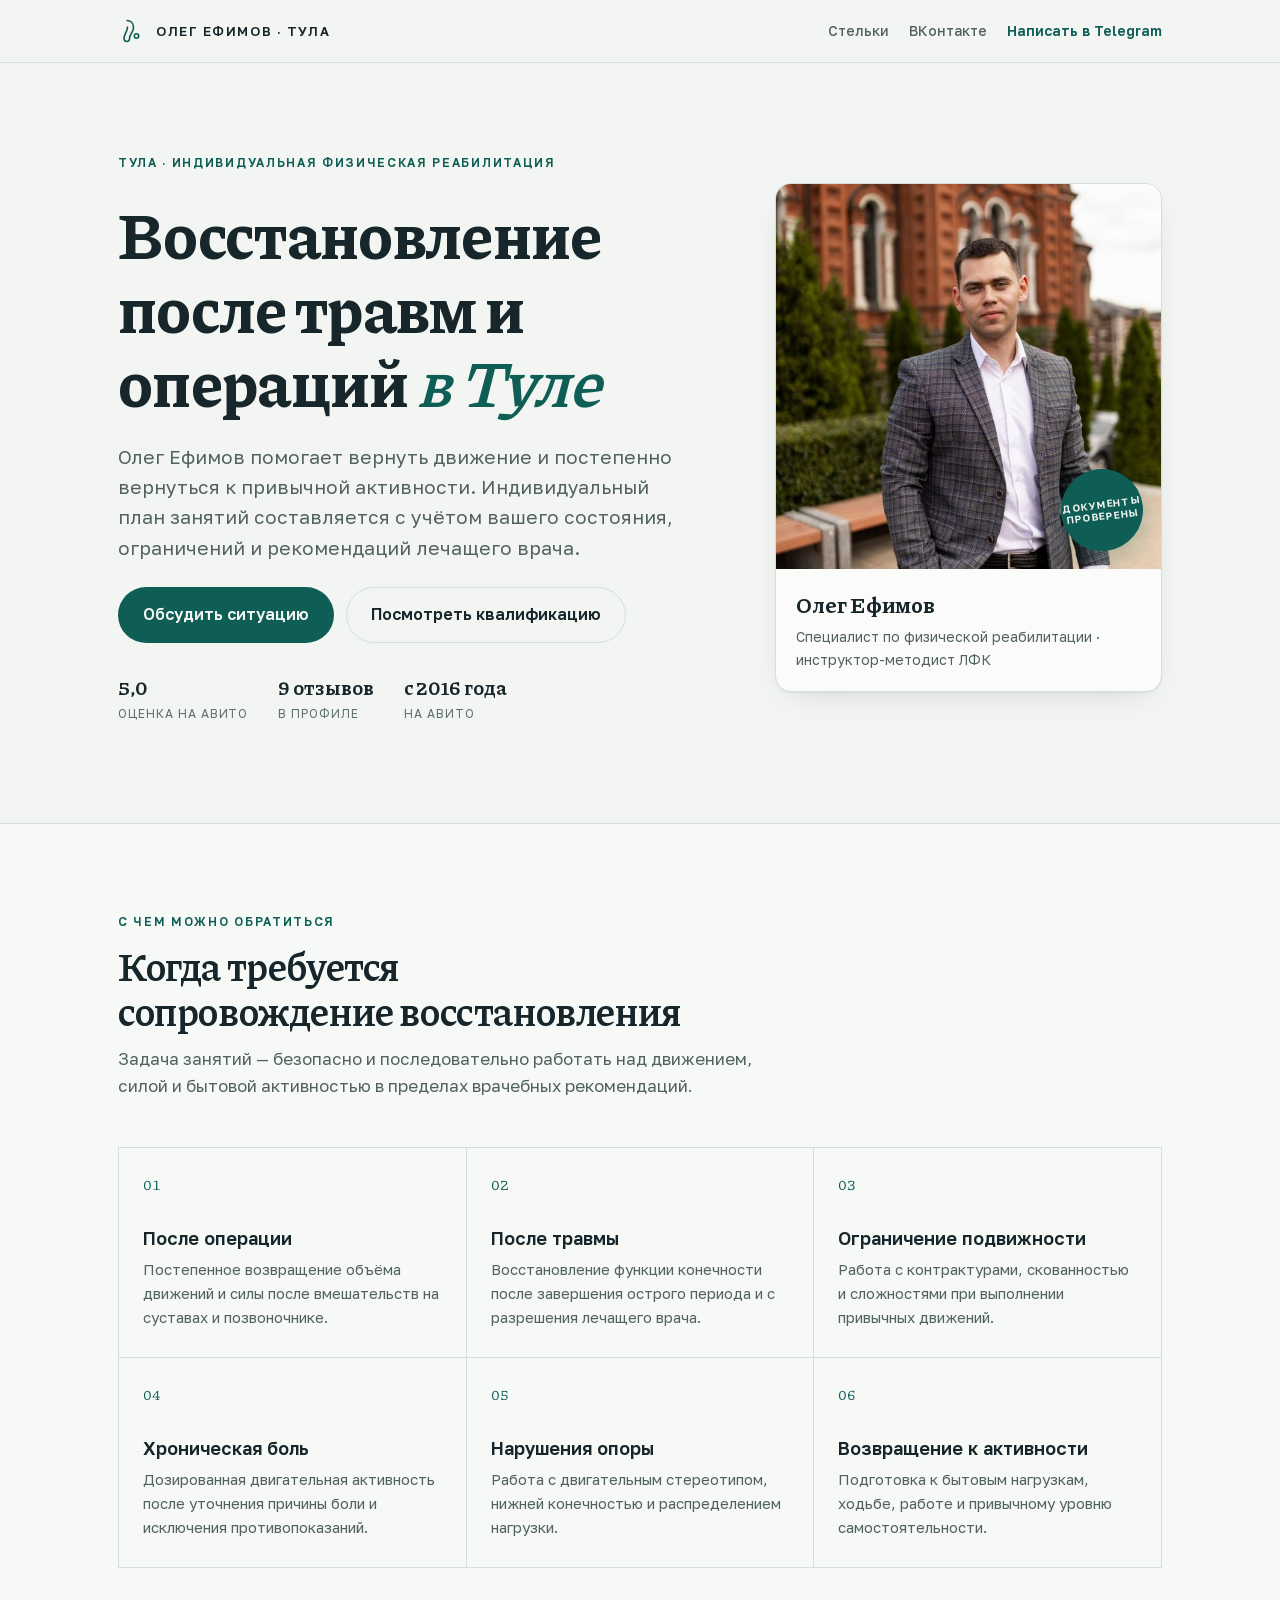
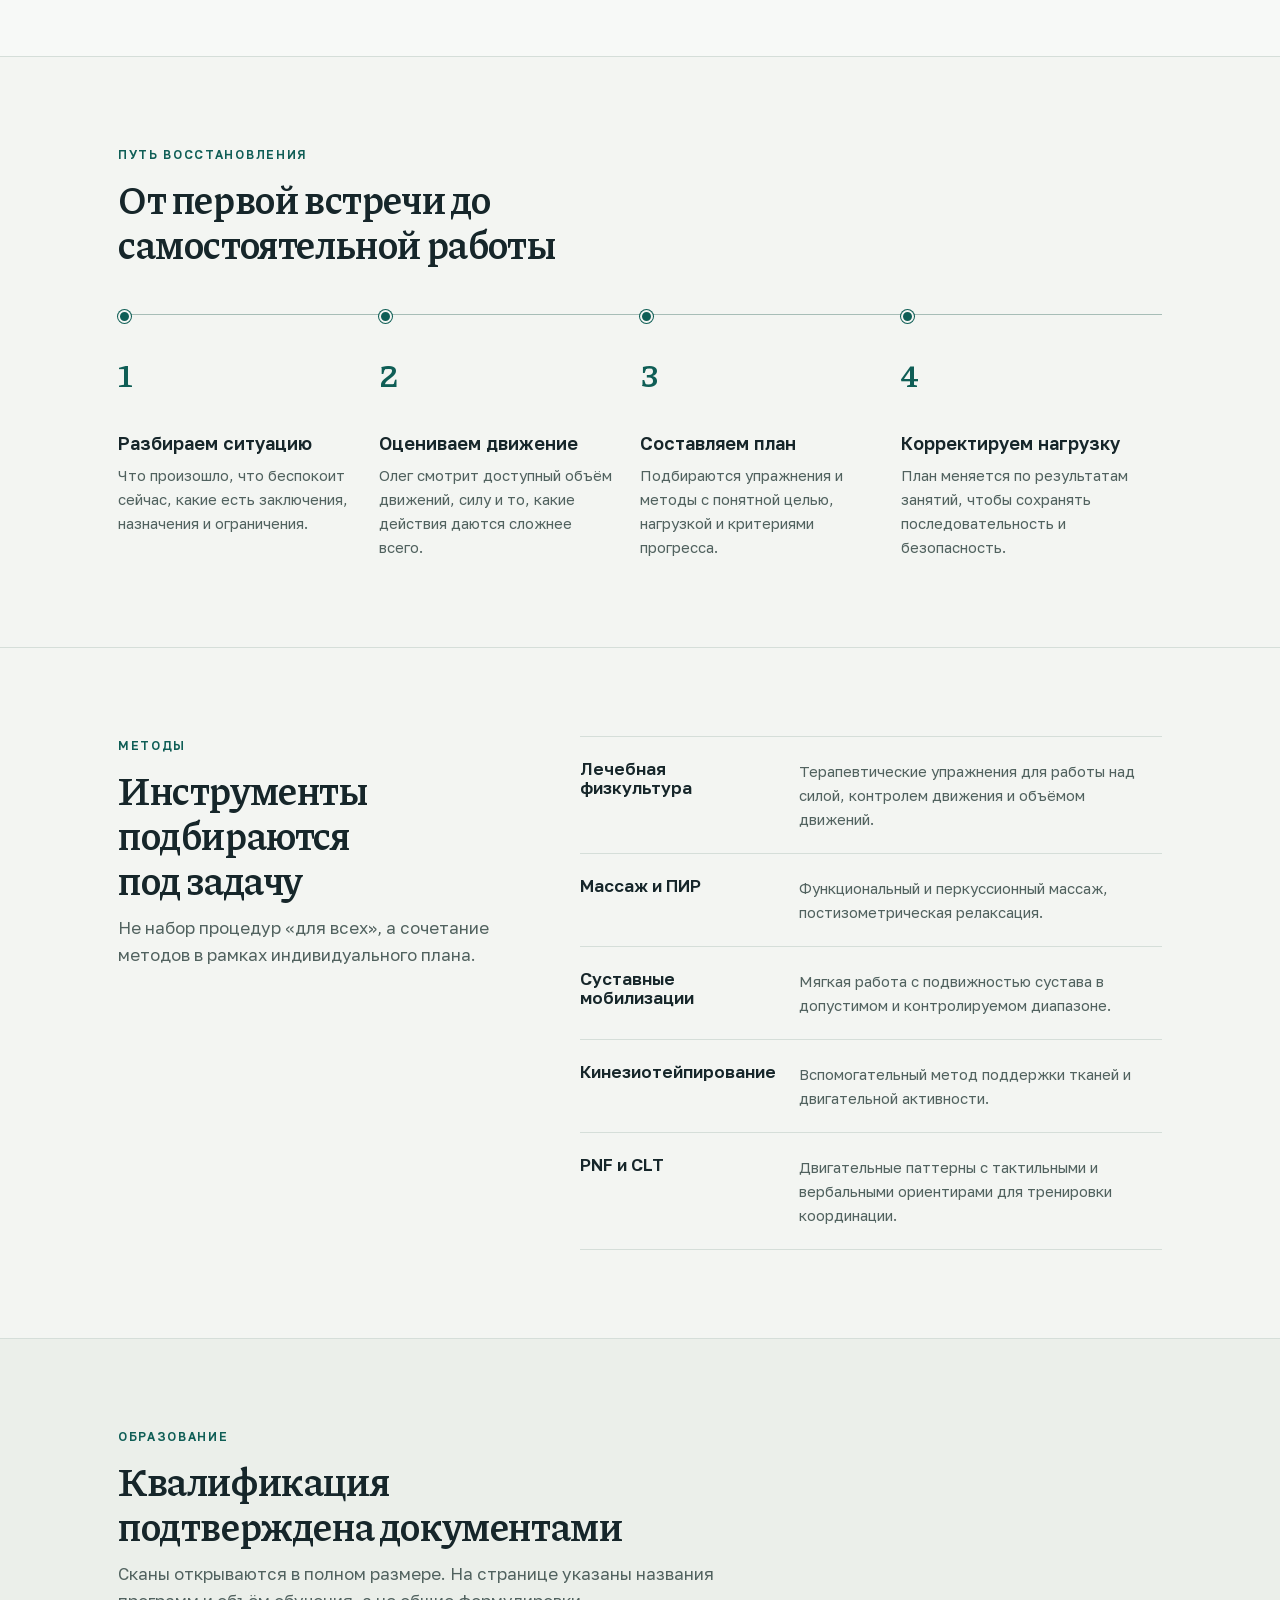
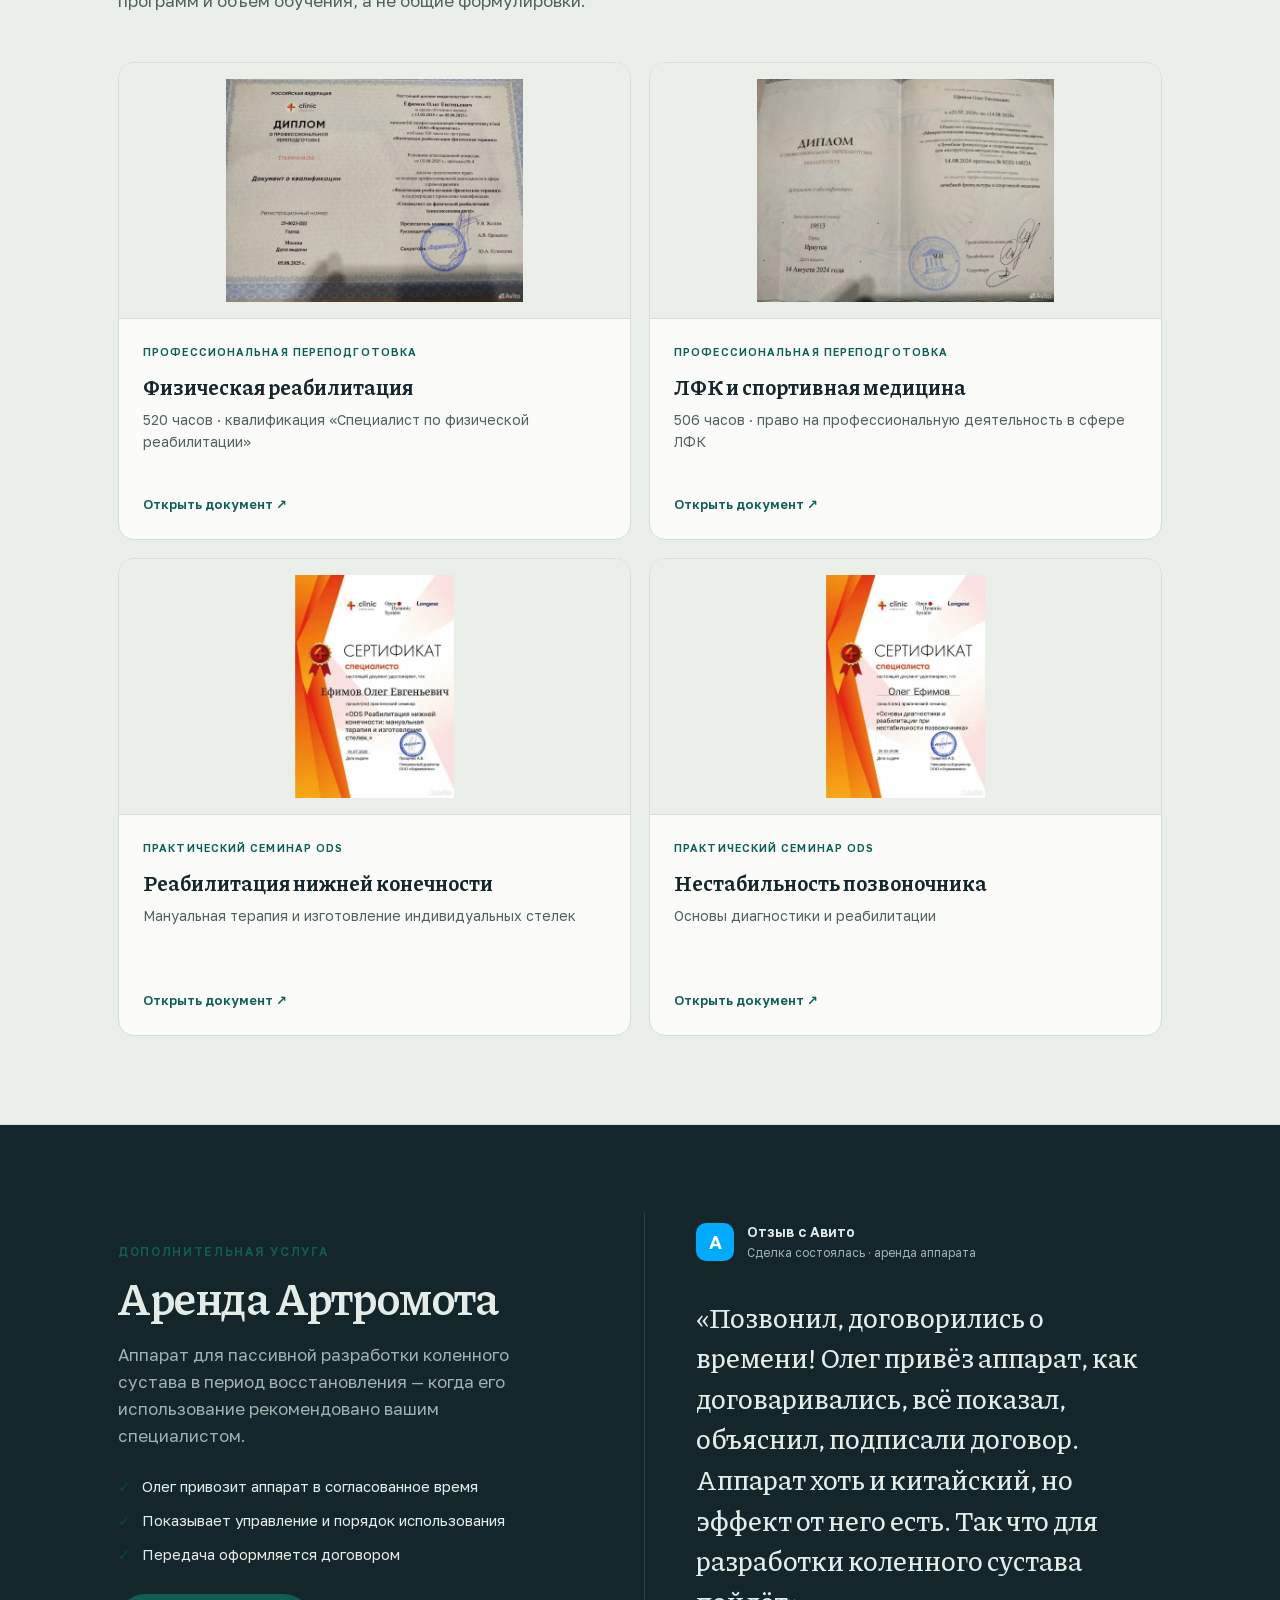
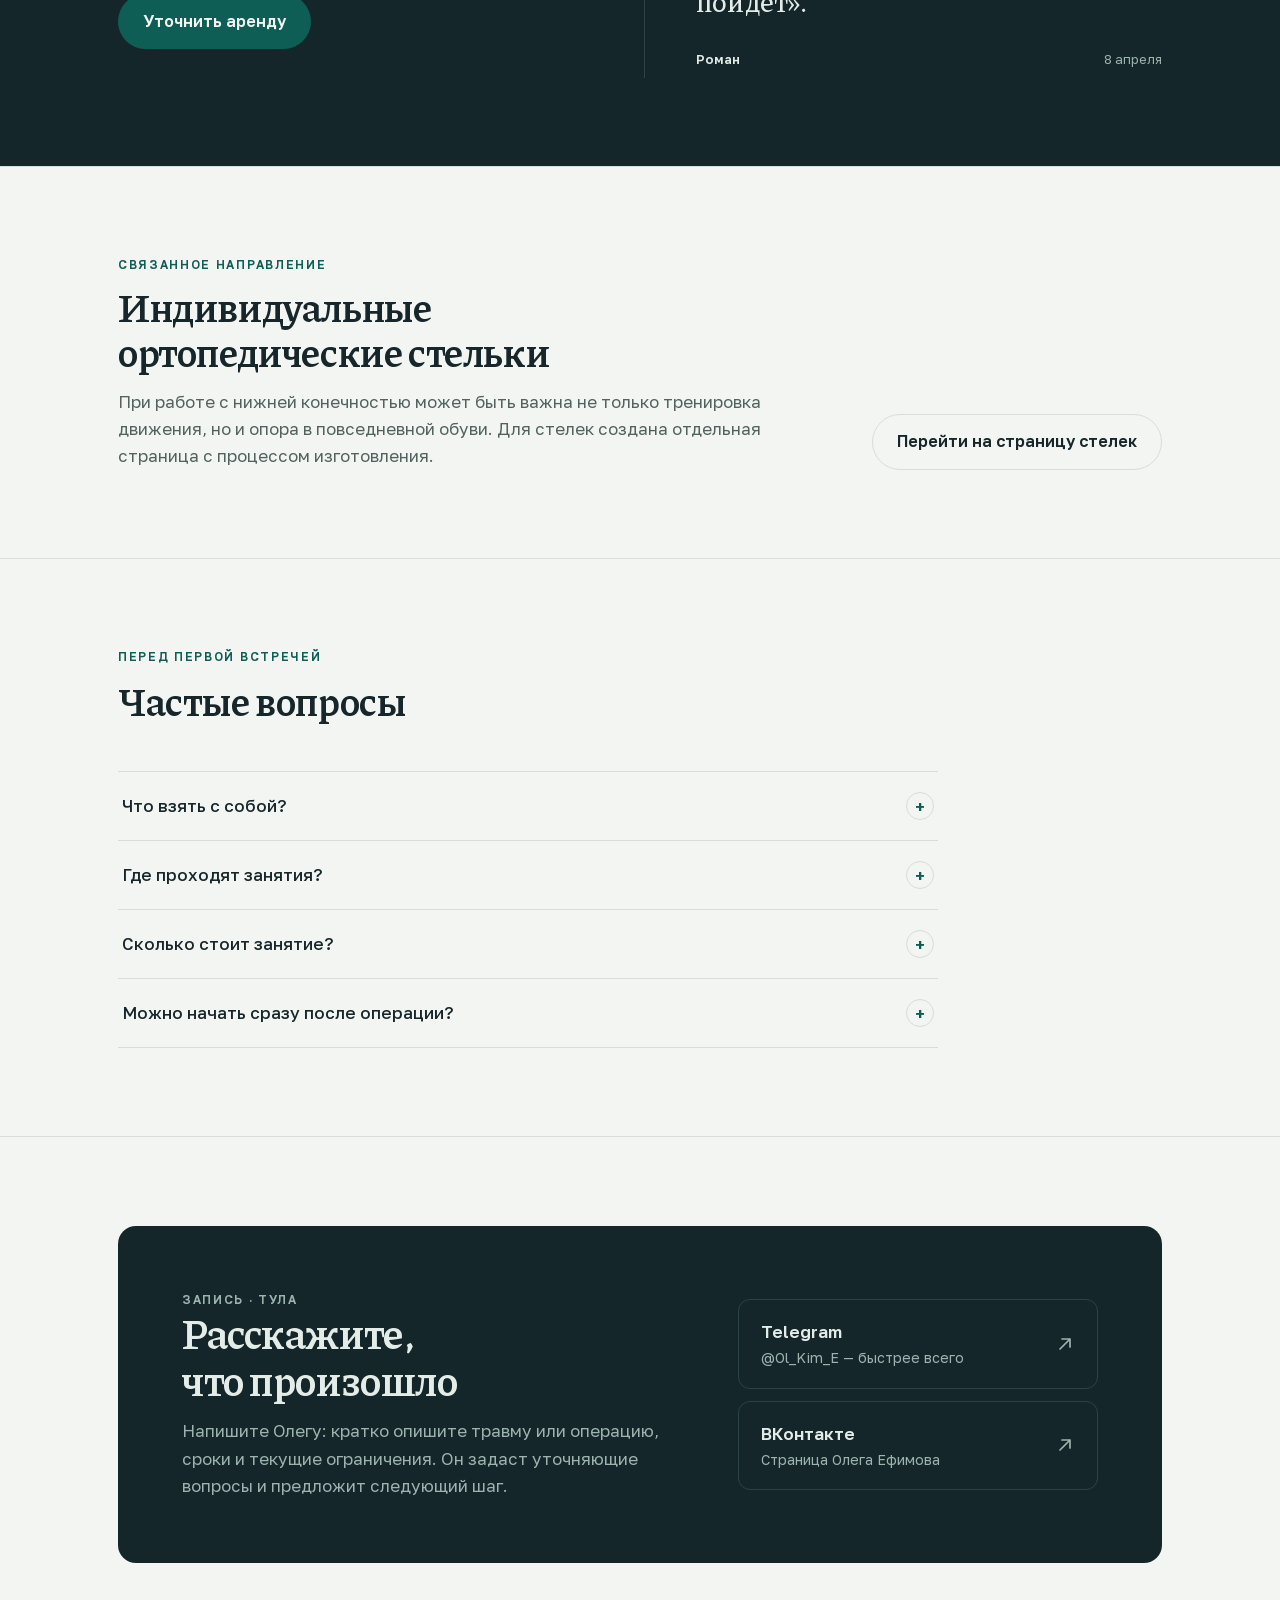
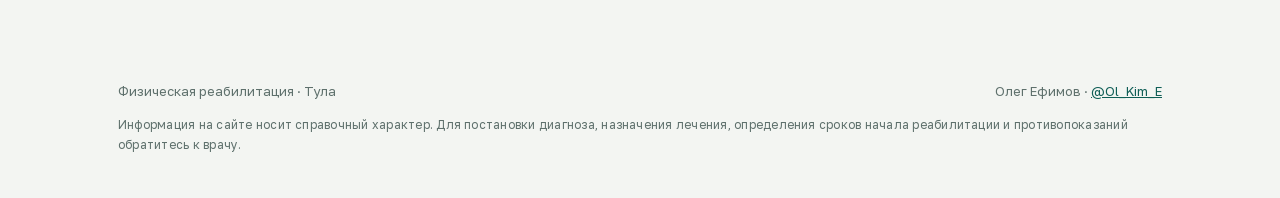
<file: reabilitaciya/index.html>
<!DOCTYPE html>
<html lang="ru">
<head>
<meta charset="utf-8">
<meta name="viewport" content="width=device-width, initial-scale=1">
<title>Физическая реабилитация в Туле — Олег Ефимов</title>
<meta name="description" content="Индивидуальные занятия по физической реабилитации в Туле после травм и операций, при ограничении движений и хронической боли. ЛФК, массаж, суставные мобилизации, кинезиотейпирование и аренда Артромота.">
<link rel="canonical" href="https://dovnaravwork.github.io/stelki-tula/reabilitaciya/">
<meta property="og:type" content="website">
<meta property="og:locale" content="ru_RU">
<meta property="og:title" content="Физическая реабилитация в Туле — Олег Ефимов">
<meta property="og:description" content="Индивидуальные занятия по физической реабилитации в Туле после травм и операций, при ограничении движений и хронической боли. ЛФК, массаж, суставные мобилизации, кинезиотейпирование и аренда Артромота.">
<meta property="og:url" content="https://dovnaravwork.github.io/stelki-tula/reabilitaciya/">
<meta property="og:image" content="https://dovnaravwork.github.io/stelki-tula/assets/oleg-efimov.jpg">
<meta name="twitter:card" content="summary_large_image">
<meta name="theme-color" media="(prefers-color-scheme: light)" content="#F3F5F2">
<meta name="theme-color" media="(prefers-color-scheme: dark)" content="#0D1719">
<link rel="icon" href="../favicon.svg" type="image/svg+xml">
<link rel="apple-touch-icon" href="../apple-touch-icon.png">
<link rel="preload" href="../fonts/piazzolla-cyrillic.woff2" as="font" type="font/woff2" crossorigin>
<link rel="preload" href="../fonts/golostext-cyrillic.woff2" as="font" type="font/woff2" crossorigin>
<script type="application/ld+json">
{
  "@context": "https://schema.org",
  "@type": "Service",
  "name": "Индивидуальная физическая реабилитация",
  "description": "Индивидуальные занятия по физической реабилитации в Туле после травм и операций, при ограничении движений и хронической боли. ЛФК, массаж, суставные мобилизации, кинезиотейпирование и аренда Артромота.",
  "url": "https://dovnaravwork.github.io/stelki-tula/reabilitaciya/",
  "serviceType": "Физическая реабилитация",
  "areaServed": {
    "@type": "City",
    "name": "Тула"
  },
  "provider": {
    "@type": "Person",
    "name": "Олег Ефимов",
    "sameAs": [
      "https://t.me/Ol_Kim_E",
      "https://vk.ru/olegevgenievih"
    ]
  }
}
</script>
<style>
/* Golos Text cyrillic */
@font-face {
  font-family: 'Golos Text';
  font-style: normal;
  font-weight: 400 600;
  font-display: swap;
  src: url(../fonts/golostext-cyrillic.woff2) format('woff2');
  unicode-range: U+0301, U+0400-045F, U+0490-0491, U+04B0-04B1, U+2116;
}
/* Golos Text latin */
@font-face {
  font-family: 'Golos Text';
  font-style: normal;
  font-weight: 400 600;
  font-display: swap;
  src: url(../fonts/golostext-latin.woff2) format('woff2');
  unicode-range: U+0000-00FF, U+0131, U+0152-0153, U+02BB-02BC, U+02C6, U+02DA, U+02DC, U+0304, U+0308, U+0329, U+2000-206F, U+20AC, U+2122, U+2191, U+2193, U+2212, U+2215, U+FEFF, U+FFFD;
}
/* Piazzolla cyrillic */
@font-face {
  font-family: 'Piazzolla';
  font-style: normal;
  font-weight: 400 700;
  font-display: swap;
  src: url(../fonts/piazzolla-cyrillic.woff2) format('woff2');
  unicode-range: U+0301, U+0400-045F, U+0490-0491, U+04B0-04B1, U+2116;
}
/* Piazzolla latin */
@font-face {
  font-family: 'Piazzolla';
  font-style: normal;
  font-weight: 400 700;
  font-display: swap;
  src: url(../fonts/piazzolla-latin.woff2) format('woff2');
  unicode-range: U+0000-00FF, U+0131, U+0152-0153, U+02BB-02BC, U+02C6, U+02DA, U+02DC, U+0304, U+0308, U+0329, U+2000-206F, U+20AC, U+2122, U+2191, U+2193, U+2212, U+2215, U+FEFF, U+FFFD;
}

/* ============ tokens: light (base) ============ */
:root {
  --paper: #F3F5F2;
  --surface: #FBFCFA;
  --surface-2: #EBEFEA;
  --ink: #16262A;
  --muted: #51625F;
  --faint: #5E706C;
  --line: #D5DED9;
  --contour: #A7BDB7;
  --accent: #0F5E56;
  --accent-ink: #0A4740;
  --accent-contrast: #F3F5F2;
  --panel: #14262A;
  --panel-ink: #E4ECE8;
  --panel-muted: #9DB3AD;
  --panel-line: #2C4441;
  --panel-focus: #7ED4C4;
  --focus: #0F5E56;
  --shadow: 0 1px 2px rgba(22, 38, 42, 0.06), 0 12px 32px -16px rgba(22, 38, 42, 0.18);
}

@media (prefers-color-scheme: dark) {
  :root:not([data-theme="light"]) {
    --paper: #0D1719;
    --surface: #142124;
    --surface-2: #1A2A2D;
    --ink: #DFE9E5;
    --muted: #9DB3AD;
    --faint: #748984;
    --line: #24383A;
    --contour: #33504C;
    --accent: #58BFAD;
    --accent-ink: #7ED4C4;
    --accent-contrast: #0D1719;
    --panel: #101D20;
    --panel-ink: #DFE9E5;
    --panel-muted: #9DB3AD;
    --panel-line: #24383A;
    --panel-focus: #7ED4C4;
    --focus: #58BFAD;
    --shadow: 0 1px 2px rgba(0, 0, 0, 0.3), 0 12px 32px -16px rgba(0, 0, 0, 0.5);
  }
}

:root[data-theme="dark"] {
  --paper: #0D1719;
  --surface: #142124;
  --surface-2: #1A2A2D;
  --ink: #DFE9E5;
  --muted: #9DB3AD;
  --faint: #748984;
  --line: #24383A;
  --contour: #33504C;
  --accent: #58BFAD;
  --accent-ink: #7ED4C4;
  --accent-contrast: #0D1719;
  --panel: #101D20;
  --panel-ink: #DFE9E5;
  --panel-muted: #9DB3AD;
  --panel-line: #24383A;
  --panel-focus: #7ED4C4;
  --focus: #58BFAD;
  --shadow: 0 1px 2px rgba(0, 0, 0, 0.3), 0 12px 32px -16px rgba(0, 0, 0, 0.5);
}

/* ============ base ============ */
* { box-sizing: border-box; }

html { scroll-behavior: smooth; }

body {
  margin: 0;
  background: var(--paper);
  color: var(--ink);
  font-family: "Golos Text", system-ui, -apple-system, "Segoe UI", sans-serif;
  font-size: 17px;
  line-height: 1.6;
  -webkit-font-smoothing: antialiased;
}

h1, h2, h3 {
  font-family: "Piazzolla", Georgia, serif;
  font-weight: 600;
  line-height: 1.12;
  margin: 0;
  text-wrap: balance;
  letter-spacing: -0.01em;
}

p { margin: 0; }

a { color: var(--accent); }

:focus-visible {
  outline: 2px solid var(--focus);
  outline-offset: 3px;
  border-radius: 2px;
}

.artromot-section :focus-visible,
.contact-panel :focus-visible {
  outline-color: var(--panel-focus);
}

.wrap {
  max-width: 1140px;
  margin: 0 auto;
  padding: 0 clamp(20px, 4vw, 48px);
}

.eyebrow {
  font-size: 12px;
  font-weight: 600;
  letter-spacing: 0.14em;
  text-transform: uppercase;
  color: var(--accent);
}

/* ============ header ============ */
.site-head {
  border-bottom: 1px solid var(--line);
}

.site-head .wrap {
  display: flex;
  align-items: center;
  justify-content: space-between;
  gap: 16px;
  padding-top: 18px;
  padding-bottom: 18px;
}

.wordmark {
  display: flex;
  align-items: center;
  gap: 12px;
  font-size: 13px;
  font-weight: 600;
  letter-spacing: 0.12em;
  text-transform: uppercase;
  color: var(--ink);
  text-decoration: none;
}

.wordmark svg { display: block; color: var(--accent); }

.head-links { display: flex; align-items: center; gap: 20px; }

.head-links a {
  font-size: 14px;
  font-weight: 500;
  color: var(--muted);
  text-decoration: none;
}

.head-links a:hover { color: var(--ink); }

.head-links a.tg { color: var(--accent); font-weight: 600; }

/* ============ hero ============ */
.hero { padding: clamp(48px, 8vw, 104px) 0 clamp(48px, 7vw, 88px); }

.hero .wrap {
  display: grid;
  grid-template-columns: minmax(0, 6.4fr) minmax(0, 4.6fr);
  gap: clamp(32px, 5vw, 72px);
  align-items: center;
}

.hero-copy { display: flex; flex-direction: column; align-items: flex-start; gap: 24px; }

.hero h1 {
  font-size: clamp(38px, 5.4vw, 62px);
  font-weight: 700;
}

.hero h1 em {
  font-style: italic;
  font-weight: 600;
  color: var(--accent);
}

.hero .lede {
  font-size: clamp(17px, 1.6vw, 19px);
  color: var(--muted);
  max-width: 34em;
}

.cta-row { display: flex; flex-wrap: wrap; gap: 12px; }

.btn {
  display: inline-flex;
  align-items: center;
  gap: 10px;
  padding: 14px 24px;
  border-radius: 999px;
  font-size: 16px;
  font-weight: 600;
  text-decoration: none;
  border: 1px solid transparent;
  transition: transform 120ms ease, background-color 120ms ease, border-color 120ms ease;
}

.btn:active { transform: translateY(1px); }

.btn-primary {
  background: var(--accent);
  color: var(--accent-contrast);
}

.btn-primary:hover { background: var(--accent-ink); }

.btn-ghost {
  color: var(--ink);
  border-color: var(--line);
  background: transparent;
}

.btn-ghost:hover { border-color: var(--faint); background: var(--surface); }

.hero-notes {
  display: flex;
  flex-wrap: wrap;
  gap: 8px 20px;
  padding: 0;
  margin: 0;
  list-style: none;
  font-size: 14px;
  color: var(--muted);
}

.hero-notes li { display: flex; align-items: center; gap: 8px; }

.hero-notes .dot {
  width: 6px; height: 6px;
  border-radius: 50%;
  background: var(--accent);
  flex: none;
}

/* --- plantogram card --- */
.scan-card {
  background: var(--surface);
  border: 1px solid var(--line);
  border-radius: 14px;
  box-shadow: var(--shadow);
  overflow: hidden;
}

.scan-head, .scan-foot {
  display: flex;
  justify-content: space-between;
  align-items: baseline;
  gap: 12px;
  padding: 14px 18px;
  font-size: 11px;
  font-weight: 600;
  letter-spacing: 0.12em;
  text-transform: uppercase;
  color: var(--faint);
}

.scan-head { border-bottom: 1px dashed var(--line); }
.scan-foot { border-top: 1px dashed var(--line); }
.scan-foot > span:first-child { white-space: nowrap; }

.scan-head strong { color: var(--ink); font-weight: 600; }

.scan-view {
  position: relative;
  background:
    linear-gradient(var(--line) 1px, transparent 1px) 0 0 / 100% 36px,
    linear-gradient(90deg, var(--line) 1px, transparent 1px) 0 0 / 36px 100%;
  background-color: var(--surface);
}

.scan-view canvas { display: block; width: 100%; height: auto; }

.scan-legend { display: flex; align-items: center; gap: 8px; letter-spacing: 0.08em; }

.scan-legend i {
  width: 14px; height: 8px;
  border-radius: 2px;
  display: inline-block;
}

/* ============ current offer ============ */
.offer-strip {
  border-top: 1px solid var(--line);
  border-bottom: 1px solid var(--line);
  background: var(--surface-2);
}

.offer-grid {
  display: grid;
  grid-template-columns: repeat(2, minmax(0, 1fr));
  gap: 1px;
  padding-top: 0;
  padding-bottom: 0;
  background: var(--line);
}

.offer-item {
  min-width: 0;
  padding: clamp(28px, 4vw, 44px);
  background: var(--surface-2);
}

.offer-item-accent { background: var(--surface); }

.offer-main {
  margin-top: 8px;
  font-size: clamp(20px, 2.2vw, 28px);
  line-height: 1.25;
  text-wrap: balance;
}

.offer-main strong {
  font-family: "Piazzolla", Georgia, serif;
  font-weight: 700;
}

.offer-note {
  max-width: 38em;
  margin-top: 10px;
  color: var(--muted);
  font-size: 14px;
}

/* ============ sections ============ */
.section { padding: clamp(48px, 7vw, 88px) 0; border-top: 1px solid var(--line); }

.section-head {
  display: flex;
  flex-direction: column;
  gap: 12px;
  max-width: 640px;
  margin-bottom: clamp(28px, 4vw, 48px);
}

.section-head h2 { font-size: clamp(28px, 3.4vw, 40px); }

.section-head .sub { color: var(--muted); }

/* --- indications grid --- */
.ind-grid {
  display: grid;
  grid-template-columns: repeat(3, minmax(0, 1fr));
  gap: 14px;
}

.ind-card {
  background: var(--surface);
  border: 1px solid var(--line);
  border-radius: 12px;
  padding: 22px;
  display: flex;
  flex-direction: column;
  gap: 10px;
  transition: border-color 120ms ease, transform 120ms ease;
}

.ind-card:hover { border-color: var(--contour); transform: translateY(-2px); }

.ind-card h3 { font-size: 19px; font-weight: 600; font-family: "Golos Text", system-ui, sans-serif; letter-spacing: 0; }

.ind-card p { font-size: 15px; color: var(--muted); }

.ind-card svg { color: var(--accent); }

/* --- process --- */
.steps {
  display: grid;
  grid-template-columns: repeat(5, minmax(0, 1fr));
  gap: 14px;
  margin: 0;
  padding: 0;
  list-style: none;
  counter-reset: step;
}

.step {
  position: relative;
  background: var(--surface);
  border: 1px solid var(--line);
  border-radius: 12px;
  padding: 22px;
  display: flex;
  flex-direction: column;
  gap: 10px;
}

.step .num {
  font-family: "Piazzolla", Georgia, serif;
  font-size: 34px;
  font-weight: 600;
  font-variant-numeric: tabular-nums;
  color: var(--accent);
  line-height: 1;
}

.step h3 { font-size: 18px; font-family: "Golos Text", system-ui, sans-serif; letter-spacing: 0; font-weight: 600; }

.step p { font-size: 15px; color: var(--muted); }

/* --- compare table --- */
.compare-scroll { overflow-x: auto; border: 1px solid var(--line); border-radius: 12px; background: var(--surface); }

.compare {
  width: 100%;
  min-width: 560px;
  border-collapse: collapse;
  font-size: 15px;
}

.compare th, .compare td {
  text-align: left;
  padding: 16px 20px;
  border-top: 1px solid var(--line);
  vertical-align: top;
}

.compare thead th { border-top: none; font-size: 13px; letter-spacing: 0.1em; text-transform: uppercase; color: var(--faint); font-weight: 600; }

.compare thead th.hl { color: var(--accent); }

.compare td:first-child { color: var(--muted); width: 30%; }

.compare td.hl { background: color-mix(in srgb, var(--accent) 7%, transparent); font-weight: 500; }

/* --- work gallery --- */
.gallery {
  display: grid;
  grid-template-columns: repeat(2, minmax(0, 1fr));
  grid-template-rows: repeat(2, clamp(250px, 29vw, 340px));
  gap: 16px;
}

.work-card {
  position: relative;
  min-width: 0;
  min-height: 0;
  margin: 0;
  overflow: hidden;
  border: 1px solid var(--line);
  border-radius: 16px;
  background: var(--surface-2);
  box-shadow: var(--shadow);
}

.work-card--feature { grid-row: span 2; }

.work-photo {
  display: block;
  width: 100%;
  height: 100%;
  object-fit: cover;
  object-position: center;
  background: var(--surface-2);
}

.work-card:not(.work-card--feature) .work-photo { object-position: center 70%; }

.work-card figcaption {
  position: absolute;
  inset: auto 0 0;
  display: grid;
  gap: 4px;
  min-height: 0;
  padding: 58px 20px 18px;
  border: 0;
  background: linear-gradient(180deg, rgba(9, 20, 22, 0), rgba(9, 20, 22, 0.88));
  color: #F7FAF8;
}

.work-card figcaption span {
  font-size: 11px;
  font-weight: 600;
  letter-spacing: 0.1em;
  text-transform: uppercase;
}

.work-card figcaption strong {
  max-width: 31em;
  font-size: 15px;
  font-weight: 600;
  line-height: 1.35;
  text-wrap: pretty;
}

.insole-credential {
  display: grid;
  grid-template-columns: 112px minmax(0, 1fr);
  max-width: 640px;
  margin-top: 20px;
  overflow: hidden;
  background: var(--surface);
  border: 1px solid var(--line);
  border-radius: 12px;
  color: var(--ink);
  text-decoration: none;
  transition: border-color 120ms ease, transform 120ms ease;
}

.insole-credential:hover {
  border-color: var(--contour);
  transform: translateY(-2px);
}

.insole-credential > img {
  display: block;
  width: 112px;
  height: 144px;
  padding: 7px;
  object-fit: contain;
  object-position: center;
  background: var(--surface-2);
  border-right: 1px solid var(--line);
}

.insole-credential > span {
  display: flex;
  flex-direction: column;
  justify-content: center;
  gap: 5px;
  min-width: 0;
  padding: 18px 20px;
}

.insole-credential small {
  color: var(--faint);
  font-size: 11px;
  font-weight: 600;
  letter-spacing: 0.1em;
  text-transform: uppercase;
}

.insole-credential strong { line-height: 1.35; }

.insole-credential b {
  color: var(--accent);
  font-size: 13px;
  font-weight: 600;
}

/* --- faq --- */
.faq { max-width: 760px; display: flex; flex-direction: column; }

.faq details { border-top: 1px solid var(--line); }
.faq details:last-child { border-bottom: 1px solid var(--line); }

.faq summary {
  cursor: pointer;
  list-style: none;
  display: flex;
  justify-content: space-between;
  align-items: center;
  gap: 16px;
  padding: 20px 4px;
  font-size: 17px;
  font-weight: 500;
}

.faq summary::-webkit-details-marker { display: none; }

.faq summary .mark {
  flex: none;
  width: 28px; height: 28px;
  border-radius: 50%;
  border: 1px solid var(--line);
  display: grid;
  place-items: center;
  color: var(--accent);
  font-weight: 600;
  transition: transform 160ms ease;
}

.faq details[open] summary .mark { transform: rotate(45deg); }

.faq .answer { padding: 0 4px 22px; color: var(--muted); max-width: 40em; }

/* ============ contact panel ============ */
.contact { padding: clamp(48px, 7vw, 96px) 0; border-top: 1px solid var(--line); }

.contact-panel {
  background: var(--panel);
  color: var(--panel-ink);
  border-radius: 18px;
  padding: clamp(32px, 5vw, 64px);
  display: grid;
  grid-template-columns: minmax(0, 1.4fr) minmax(0, 1fr);
  gap: clamp(28px, 4vw, 56px);
  align-items: center;
}

.contact-panel h2 { font-size: clamp(28px, 3.6vw, 42px); }

.contact-panel .sub { color: var(--panel-muted); margin-top: 14px; max-width: 30em; }

.eyebrow-panel { color: var(--panel-muted); }

.contact-links { display: flex; flex-direction: column; gap: 12px; }

.contact-links a {
  display: flex;
  align-items: center;
  justify-content: space-between;
  gap: 14px;
  padding: 18px 22px;
  border: 1px solid var(--panel-line);
  border-radius: 12px;
  color: var(--panel-ink);
  text-decoration: none;
  font-weight: 600;
  transition: border-color 120ms ease, background-color 120ms ease;
}

.contact-links a:hover { border-color: var(--panel-muted); background: rgba(255, 255, 255, 0.04); }

.contact-links a small { display: block; font-weight: 400; color: var(--panel-muted); margin-top: 2px; }

.contact-links .arrow { color: var(--panel-muted); flex: none; }

.site-foot { padding: 28px 0 44px; font-size: 13px; color: var(--faint); }

.site-foot .wrap { display: flex; flex-wrap: wrap; gap: 8px 24px; justify-content: space-between; }

.site-foot .wrap + .wrap { margin-top: 14px; }

.site-foot .disclaimer { font-size: 12px; letter-spacing: 0.02em; }

/* ============ reveal animation ============ */
@media (prefers-reduced-motion: no-preference) {
  .reveal {
    opacity: 0;
    transform: translateY(14px);
    transition: opacity 500ms ease, transform 500ms ease;
  }
  .reveal.is-in { opacity: 1; transform: none; }
}

/* ============ responsive ============ */
@media (max-width: 960px) {
  .hero .wrap { grid-template-columns: 1fr; }
  .scan-card { max-width: 520px; }
  .ind-grid { grid-template-columns: repeat(2, minmax(0, 1fr)); }
  .steps { grid-template-columns: repeat(2, minmax(0, 1fr)); }
  .contact-panel { grid-template-columns: 1fr; }
}

@media (max-width: 720px) {
  .gallery {
    display: flex;
    overflow-x: auto;
    padding-bottom: 10px;
    scroll-snap-type: x mandatory;
    overscroll-behavior-inline: contain;
    scrollbar-color: var(--contour) transparent;
  }

  .work-card,
  .work-card--feature {
    flex: 0 0 min(82vw, 340px);
    aspect-ratio: 3 / 4;
    scroll-snap-align: center;
  }
}

@media (max-width: 560px) {
  .offer-grid, .ind-grid, .steps { grid-template-columns: 1fr; }
  .head-links a.vk-head { display: none; }
  .btn { width: 100%; justify-content: center; }
  .site-head .wrap { flex-wrap: wrap; justify-content: center; }
  .scan-head, .scan-foot { flex-wrap: wrap; }
  .work-card figcaption { padding: 52px 17px 16px; }
  .insole-credential { grid-template-columns: 88px minmax(0, 1fr); }
  .insole-credential > img { width: 88px; height: 132px; }
  .insole-credential > span { padding: 14px 16px; }
}

/* ============ rehabilitation landing ============ */
.rehab-hero {
  padding: clamp(44px, 7vw, 92px) 0 clamp(52px, 8vw, 100px);
}

.rehab-hero-grid {
  display: grid;
  grid-template-columns: minmax(0, 1.08fr) minmax(340px, 0.72fr);
  gap: clamp(36px, 6vw, 82px);
  align-items: center;
}

.rehab-hero-copy {
  display: flex;
  flex-direction: column;
  align-items: flex-start;
  gap: 24px;
}

.rehab-hero h1 {
  font-size: clamp(40px, 5.6vw, 66px);
  font-weight: 700;
  max-width: 12em;
}

.rehab-hero h1 em {
  color: var(--accent);
  font-style: italic;
  font-weight: 600;
}

.rehab-hero .lede {
  max-width: 39em;
  color: var(--muted);
  font-size: clamp(17px, 1.6vw, 19px);
}

.profile-proof {
  display: flex;
  flex-wrap: wrap;
  gap: 18px 30px;
  margin: 4px 0 0;
}

.profile-proof div {
  display: grid;
  gap: 1px;
}

.profile-proof dt {
  color: var(--ink);
  font-family: "Piazzolla", Georgia, serif;
  font-size: 20px;
  font-weight: 700;
}

.profile-proof dd {
  margin: 0;
  color: var(--faint);
  font-size: 12px;
  letter-spacing: 0.08em;
  text-transform: uppercase;
}

.specialist-card {
  margin: 0;
  background: var(--surface);
  border: 1px solid var(--line);
  border-radius: 16px;
  box-shadow: var(--shadow);
  overflow: hidden;
}

.portrait-wrap {
  position: relative;
  aspect-ratio: 1 / 1;
  overflow: hidden;
  background: var(--surface-2);
}

.portrait-wrap img {
  display: block;
  width: 100%;
  height: 100%;
  object-fit: cover;
}

.portrait-stamp {
  position: absolute;
  right: 18px;
  bottom: 18px;
  width: 82px;
  height: 82px;
  display: grid;
  place-items: center;
  border-radius: 50%;
  background: var(--accent);
  color: var(--accent-contrast);
  font-size: 10px;
  font-weight: 600;
  line-height: 1.25;
  letter-spacing: 0.08em;
  text-align: center;
  text-transform: uppercase;
  transform: rotate(-7deg);
  box-shadow: 0 8px 24px rgba(15, 94, 86, 0.28);
}

.specialist-card figcaption {
  display: grid;
  gap: 4px;
  padding: 18px 20px 20px;
}

.specialist-card figcaption strong {
  color: var(--ink);
  font-family: "Piazzolla", Georgia, serif;
  font-size: 22px;
}

.specialist-card figcaption span {
  color: var(--muted);
  font-size: 14px;
}

/* --- situations --- */
.service-intro {
  background: color-mix(in srgb, var(--surface) 48%, transparent);
}

.rehab-case-grid {
  display: grid;
  grid-template-columns: repeat(3, minmax(0, 1fr));
  border-top: 1px solid var(--line);
  border-left: 1px solid var(--line);
}

.rehab-case {
  min-height: 210px;
  padding: 24px;
  border-right: 1px solid var(--line);
  border-bottom: 1px solid var(--line);
}

.case-index {
  display: block;
  margin-bottom: 32px;
  color: var(--accent);
  font-family: "Piazzolla", Georgia, serif;
  font-size: 15px;
  font-variant-numeric: tabular-nums;
}

.rehab-case h3 {
  margin-bottom: 9px;
  font-family: "Golos Text", system-ui, sans-serif;
  font-size: 18px;
  letter-spacing: 0;
}

.rehab-case p {
  color: var(--muted);
  font-size: 15px;
}

/* --- recovery path --- */
.recovery-section { overflow: hidden; }

.recovery-path {
  display: grid;
  grid-template-columns: repeat(4, minmax(0, 1fr));
  gap: 0;
  margin: 0;
  padding: 0;
  list-style: none;
  border-top: 1px solid var(--contour);
}

.recovery-step {
  position: relative;
  padding: 42px 26px 0 0;
}

.recovery-step::before {
  content: "";
  position: absolute;
  top: -5px;
  left: 0;
  width: 9px;
  height: 9px;
  border: 2px solid var(--paper);
  border-radius: 50%;
  background: var(--accent);
  box-shadow: 0 0 0 1px var(--accent);
}

.recovery-number {
  display: block;
  margin-bottom: 42px;
  color: var(--accent);
  font-family: "Piazzolla", Georgia, serif;
  font-size: 34px;
  font-weight: 600;
  line-height: 1;
}

.recovery-step h3 {
  margin-bottom: 10px;
  font-family: "Golos Text", system-ui, sans-serif;
  font-size: 18px;
  letter-spacing: 0;
}

.recovery-step p {
  color: var(--muted);
  font-size: 15px;
}

/* --- methods --- */
.methods-layout {
  display: grid;
  grid-template-columns: minmax(260px, 0.78fr) minmax(0, 1.22fr);
  gap: clamp(36px, 7vw, 100px);
  align-items: start;
}

.methods-heading { margin-bottom: 0; }

.method-list {
  border-top: 1px solid var(--line);
}

.method-row {
  display: grid;
  grid-template-columns: minmax(180px, 0.7fr) minmax(0, 1.3fr);
  gap: 24px;
  padding: 22px 0;
  border-bottom: 1px solid var(--line);
}

.method-row h3 {
  font-family: "Golos Text", system-ui, sans-serif;
  font-size: 17px;
  letter-spacing: 0;
}

.method-row p {
  color: var(--muted);
  font-size: 15px;
}

/* --- credentials --- */
.qualifications { background: var(--surface-2); }

.credential-grid {
  display: grid;
  grid-template-columns: repeat(2, minmax(0, 1fr));
  gap: 18px;
}

.credential-link {
  min-width: 0;
  display: grid;
  grid-template-rows: minmax(220px, clamp(220px, 20vw, 300px)) 1fr;
  overflow: hidden;
  border: 1px solid var(--line);
  border-radius: 16px;
  background: var(--surface);
  color: var(--ink);
  text-decoration: none;
  transition: border-color 140ms ease, transform 140ms ease, box-shadow 140ms ease;
}

.credential-link:hover {
  transform: translateY(-2px);
  border-color: var(--contour);
  box-shadow: var(--shadow);
}

.credential-link > img {
  width: 100%;
  height: 100%;
  min-height: 0;
  display: block;
  padding: 16px;
  object-fit: contain;
  object-position: center;
  background: var(--surface-2);
  border-bottom: 1px solid var(--line);
}

.credential-copy {
  display: flex;
  flex-direction: column;
  align-items: flex-start;
  min-height: 220px;
  padding: 24px;
}

.credential-copy small {
  margin-bottom: 14px;
  color: var(--accent);
  font-size: 11px;
  font-weight: 600;
  letter-spacing: 0.1em;
  text-transform: uppercase;
}

.credential-copy strong {
  font-family: "Piazzolla", Georgia, serif;
  font-size: 21px;
  line-height: 1.2;
}

.credential-copy > span {
  margin-top: 9px;
  color: var(--muted);
  font-size: 14px;
}

.credential-copy b {
  margin-top: auto;
  padding-top: 20px;
  color: var(--accent);
  font-size: 13px;
  font-weight: 600;
}

/* --- Artromot and Avito review --- */
.artromot-section {
  background: var(--panel);
  color: var(--panel-ink);
}

.artromot-layout {
  display: grid;
  grid-template-columns: minmax(0, 0.9fr) minmax(340px, 1.1fr);
  gap: clamp(44px, 8vw, 112px);
  align-items: center;
}

.artromot-copy h2 {
  margin-top: 10px;
  font-size: clamp(30px, 4vw, 46px);
}

.artromot-lede {
  max-width: 35em;
  margin-top: 18px;
  color: var(--panel-muted);
}

.check-list {
  display: grid;
  gap: 10px;
  margin: 24px 0 28px;
  padding: 0;
  color: var(--panel-ink);
  font-size: 15px;
  list-style: none;
}

.check-list li {
  position: relative;
  padding-left: 24px;
}

.check-list li::before {
  content: "✓";
  position: absolute;
  left: 0;
  color: var(--accent-ink);
  font-weight: 700;
}

.avito-review {
  margin: 0;
  padding: 8px 0 8px clamp(26px, 4vw, 52px);
  border-left: 1px solid var(--panel-line);
}

.avito-review figcaption {
  display: flex;
  align-items: center;
  gap: 13px;
}

.avito-mark {
  width: 38px;
  height: 38px;
  display: grid;
  place-items: center;
  border-radius: 10px;
  background: #00aaff;
  color: #fff;
  font-size: 19px;
  font-weight: 700;
}

.avito-review figcaption > span:last-child {
  display: grid;
}

.avito-review figcaption strong { font-size: 14px; }

.avito-review figcaption small {
  color: var(--panel-muted);
  font-size: 12px;
}

.avito-review blockquote {
  margin: 34px 0 28px;
  color: var(--panel-ink);
  font-family: "Piazzolla", Georgia, serif;
  font-size: clamp(20px, 2.5vw, 28px);
  font-weight: 500;
  line-height: 1.45;
}

.avito-review footer {
  display: flex;
  justify-content: space-between;
  gap: 20px;
  color: var(--panel-muted);
  font-size: 13px;
}

.avito-review cite {
  color: var(--panel-ink);
  font-style: normal;
  font-weight: 600;
}

/* --- related direction --- */
.related-layout {
  display: grid;
  grid-template-columns: minmax(0, 1fr) auto;
  gap: 40px;
  align-items: end;
}

.related-layout h2 {
  margin-top: 10px;
  font-size: clamp(28px, 3.4vw, 40px);
}

.related-layout .sub {
  max-width: 45em;
  margin-top: 14px;
  color: var(--muted);
}

.rehab-faq .faq { max-width: 820px; }

@media (max-width: 960px) {
  .rehab-hero-grid {
    grid-template-columns: minmax(0, 1.05fr) minmax(280px, 0.75fr);
    gap: 34px;
  }

  .rehab-case-grid { grid-template-columns: repeat(2, minmax(0, 1fr)); }
  .recovery-path { grid-template-columns: repeat(2, minmax(0, 1fr)); row-gap: 52px; }
  .artromot-layout { grid-template-columns: 1fr; }
  .avito-review { max-width: 720px; }
}

@media (max-width: 760px) {
  .rehab-hero-grid,
  .methods-layout,
  .related-layout {
    grid-template-columns: 1fr;
  }

  .specialist-card { max-width: 520px; }
  .credential-grid { grid-template-columns: 1fr; }
  .related-layout { align-items: start; }
  .related-layout .btn { justify-self: start; }
}

@media (max-width: 560px) {
  html, body { overflow-x: hidden; }
  .site-head .wrap { flex-direction: column; gap: 8px; }
  .wordmark { font-size: 11px; }
  .head-links { justify-content: center; }
  .rehab-hero { padding-top: 38px; }
  .rehab-hero-grid { display: block; }
  .rehab-hero-copy { min-width: 0; width: 100%; }
  .rehab-hero-copy .eyebrow { max-width: 100%; }
  .rehab-hero h1 { max-width: 100%; font-size: clamp(34px, 10.5vw, 42px); overflow-wrap: break-word; }
  .rehab-hero .cta-row { width: 100%; }
  .specialist-card { margin-top: 42px; }
  .profile-proof { display: grid; grid-template-columns: repeat(2, minmax(0, 1fr)); width: 100%; }
  .profile-proof div:last-child { grid-column: 1 / -1; }
  .rehab-case-grid { grid-template-columns: 1fr; }
  .rehab-case { min-height: 0; }
  .case-index { margin-bottom: 22px; }
  .recovery-path { grid-template-columns: 1fr; border-top: 0; }
  .recovery-step { padding: 0 0 30px 50px; border-left: 1px solid var(--contour); }
  .recovery-step::before { top: 0; left: -5px; }
  .recovery-number { margin-bottom: 16px; }
  .method-row { grid-template-columns: 1fr; gap: 8px; }
  .credential-link { grid-template-rows: 220px auto; }
  .credential-copy { min-height: 0; }
  .artromot-layout { gap: 48px; }
  .avito-review { padding-left: 22px; }
  .avito-review blockquote { font-size: 20px; }
  .head-links { gap: 14px; }
  .head-links a.service-link { display: none; }
}
</style>
<noscript><style>.reveal { opacity: 1 !important; transform: none !important; }</style></noscript>
</head>
<body>
<header class="site-head">
  <div class="wrap">
    <a class="wordmark" href="#top" aria-label="Олег Ефимов, Тула — к началу страницы">
      <svg width="26" height="26" viewBox="0 0 26 26" fill="none" aria-hidden="true">
        <path d="M9 2.5c3.6 0 6.5 2.6 6.5 7 0 2.9-1.2 4.4-2.2 6-1 1.5-1.8 2.9-1.8 5 0 1.9-1.1 3-2.7 3-1.7 0-2.8-1.3-2.8-3.2 0-2.4.9-3.9 1.8-5.6.9-1.6 1.7-3.2 1.7-5.7" stroke="currentColor" stroke-width="1.6" stroke-linecap="round"/>
        <circle cx="18.5" cy="18" r="2.2" stroke="currentColor" stroke-width="1.6"/>
      </svg>
      Олег Ефимов · Тула
    </a>
    <nav class="head-links" aria-label="Основная навигация">
      <a class="service-link" href="../">Стельки</a>
      <a class="vk-head" href="https://vk.ru/olegevgenievih" target="_blank" rel="noopener">ВКонтакте</a>
      <a class="tg" href="https://t.me/Ol_Kim_E" target="_blank" rel="noopener">Написать в Telegram</a>
    </nav>
  </div>
</header>

<main id="top">
  <section class="rehab-hero" aria-labelledby="rehab-hero-heading">
    <div class="wrap rehab-hero-grid">
      <div class="rehab-hero-copy">
        <p class="eyebrow">Тула · индивидуальная физическая реабилитация</p>
        <h1 id="rehab-hero-heading">Восстановление после травм и операций <em>в Туле</em></h1>
        <p class="lede">Олег Ефимов помогает вернуть движение и постепенно вернуться к привычной активности. Индивидуальный план занятий составляется с учётом вашего состояния, ограничений и рекомендаций лечащего врача.</p>
        <div class="cta-row">
          <a class="btn btn-primary" href="https://t.me/Ol_Kim_E" target="_blank" rel="noopener">Обсудить ситуацию</a>
          <a class="btn btn-ghost" href="#qualifications">Посмотреть квалификацию</a>
        </div>
        <dl class="profile-proof">
          <div>
            <dt>5,0</dt>
            <dd>оценка на Авито</dd>
          </div>
          <div>
            <dt>9 отзывов</dt>
            <dd>в профиле</dd>
          </div>
          <div>
            <dt>с 2016 года</dt>
            <dd>на Авито</dd>
          </div>
        </dl>
      </div>

      <figure class="specialist-card reveal">
        <div class="portrait-wrap">
          <img src="../assets/oleg-efimov.jpg" width="640" height="640" alt="Олег Ефимов, специалист по физической реабилитации" fetchpriority="high">
          <span class="portrait-stamp">Документы<br>проверены</span>
        </div>
        <figcaption>
          <strong>Олег Ефимов</strong>
          <span>Специалист по физической реабилитации · инструктор-методист ЛФК</span>
        </figcaption>
      </figure>
    </div>
  </section>

  <section class="section service-intro" aria-labelledby="situations-heading">
    <div class="wrap">
      <div class="section-head">
        <p class="eyebrow">С чем можно обратиться</p>
        <h2 id="situations-heading">Когда требуется сопровождение восстановления</h2>
        <p class="sub">Задача занятий — безопасно и последовательно работать над движением, силой и бытовой активностью в пределах врачебных рекомендаций.</p>
      </div>
      <div class="rehab-case-grid">
        <article class="rehab-case reveal">
          <span class="case-index">01</span>
          <h3>После операции</h3>
          <p>Постепенное возвращение объёма движений и силы после вмешательств на суставах и позвоночнике.</p>
        </article>
        <article class="rehab-case reveal">
          <span class="case-index">02</span>
          <h3>После травмы</h3>
          <p>Восстановление функции конечности после завершения острого периода и с разрешения лечащего врача.</p>
        </article>
        <article class="rehab-case reveal">
          <span class="case-index">03</span>
          <h3>Ограничение подвижности</h3>
          <p>Работа с контрактурами, скованностью и сложностями при выполнении привычных движений.</p>
        </article>
        <article class="rehab-case reveal">
          <span class="case-index">04</span>
          <h3>Хроническая боль</h3>
          <p>Дозированная двигательная активность после уточнения причины боли и исключения противопоказаний.</p>
        </article>
        <article class="rehab-case reveal">
          <span class="case-index">05</span>
          <h3>Нарушения опоры</h3>
          <p>Работа с двигательным стереотипом, нижней конечностью и распределением нагрузки.</p>
        </article>
        <article class="rehab-case reveal">
          <span class="case-index">06</span>
          <h3>Возвращение к активности</h3>
          <p>Подготовка к бытовым нагрузкам, ходьбе, работе и привычному уровню самостоятельности.</p>
        </article>
      </div>
    </div>
  </section>

  <section class="section recovery-section" aria-labelledby="process-heading">
    <div class="wrap">
      <div class="section-head">
        <p class="eyebrow">Путь восстановления</p>
        <h2 id="process-heading">От первой встречи до самостоятельной работы</h2>
      </div>
      <ol class="recovery-path">
        <li class="recovery-step reveal">
          <span class="recovery-number">1</span>
          <div>
            <h3>Разбираем ситуацию</h3>
            <p>Что произошло, что беспокоит сейчас, какие есть заключения, назначения и ограничения.</p>
          </div>
        </li>
        <li class="recovery-step reveal">
          <span class="recovery-number">2</span>
          <div>
            <h3>Оцениваем движение</h3>
            <p>Олег смотрит доступный объём движений, силу и то, какие действия даются сложнее всего.</p>
          </div>
        </li>
        <li class="recovery-step reveal">
          <span class="recovery-number">3</span>
          <div>
            <h3>Составляем план</h3>
            <p>Подбираются упражнения и методы с понятной целью, нагрузкой и критериями прогресса.</p>
          </div>
        </li>
        <li class="recovery-step reveal">
          <span class="recovery-number">4</span>
          <div>
            <h3>Корректируем нагрузку</h3>
            <p>План меняется по результатам занятий, чтобы сохранять последовательность и безопасность.</p>
          </div>
        </li>
      </ol>
    </div>
  </section>

  <section class="section" aria-labelledby="methods-heading">
    <div class="wrap methods-layout">
      <div class="section-head methods-heading">
        <p class="eyebrow">Методы</p>
        <h2 id="methods-heading">Инструменты подбираются под задачу</h2>
        <p class="sub">Не набор процедур «для всех», а сочетание методов в рамках индивидуального плана.</p>
      </div>
      <div class="method-list">
        <article class="method-row reveal">
          <h3>Лечебная физкультура</h3>
          <p>Терапевтические упражнения для работы над силой, контролем движения и объёмом движений.</p>
        </article>
        <article class="method-row reveal">
          <h3>Массаж и ПИР</h3>
          <p>Функциональный и перкуссионный массаж, постизометрическая релаксация.</p>
        </article>
        <article class="method-row reveal">
          <h3>Суставные мобилизации</h3>
          <p>Мягкая работа с подвижностью сустава в допустимом и контролируемом диапазоне.</p>
        </article>
        <article class="method-row reveal">
          <h3>Кинезиотейпирование</h3>
          <p>Вспомогательный метод поддержки тканей и двигательной активности.</p>
        </article>
        <article class="method-row reveal">
          <h3>PNF и CLT</h3>
          <p>Двигательные паттерны с тактильными и вербальными ориентирами для тренировки координации.</p>
        </article>
      </div>
    </div>
  </section>

  <section class="section qualifications" id="qualifications" aria-labelledby="qualifications-heading">
    <div class="wrap">
      <div class="section-head">
        <p class="eyebrow">Образование</p>
        <h2 id="qualifications-heading">Квалификация подтверждена документами</h2>
        <p class="sub">Сканы открываются в полном размере. На странице указаны названия программ и объём обучения, а не общие формулировки.</p>
      </div>
      <div class="credential-grid">
        <a class="credential-link" href="../assets/diploma-physical-rehabilitation.webp" target="_blank" rel="noopener">
          <img src="../assets/diploma-physical-rehabilitation.webp" width="1280" height="960" loading="lazy" alt="Диплом Олега Ефимова по физической реабилитации">
          <span class="credential-copy">
            <small>Профессиональная переподготовка</small>
            <strong>Физическая реабилитация</strong>
            <span>520 часов · квалификация «Специалист по физической реабилитации»</span>
            <b>Открыть документ <span aria-hidden="true">↗</span></b>
          </span>
        </a>
        <a class="credential-link" href="../assets/diploma-lfk-sports-medicine.webp" target="_blank" rel="noopener">
          <img src="../assets/diploma-lfk-sports-medicine.webp" width="1280" height="960" loading="lazy" alt="Диплом Олега Ефимова по лечебной физкультуре и спортивной медицине">
          <span class="credential-copy">
            <small>Профессиональная переподготовка</small>
            <strong>ЛФК и спортивная медицина</strong>
            <span>506 часов · право на профессиональную деятельность в сфере ЛФК</span>
            <b>Открыть документ <span aria-hidden="true">↗</span></b>
          </span>
        </a>
        <a class="credential-link" href="../assets/certificate-lower-limb-insoles.webp" target="_blank" rel="noopener">
          <img src="../assets/certificate-lower-limb-insoles.webp" width="688" height="960" loading="lazy" alt="Сертификат Олега Ефимова по реабилитации нижней конечности и изготовлению стелек">
          <span class="credential-copy">
            <small>Практический семинар ODS</small>
            <strong>Реабилитация нижней конечности</strong>
            <span>Мануальная терапия и изготовление индивидуальных стелек</span>
            <b>Открыть документ <span aria-hidden="true">↗</span></b>
          </span>
        </a>
        <a class="credential-link" href="../assets/certificate-spine-rehabilitation.webp" target="_blank" rel="noopener">
          <img src="../assets/certificate-spine-rehabilitation.webp" width="687" height="960" loading="lazy" alt="Сертификат Олега Ефимова по диагностике и реабилитации при нестабильности позвоночника">
          <span class="credential-copy">
            <small>Практический семинар ODS</small>
            <strong>Нестабильность позвоночника</strong>
            <span>Основы диагностики и реабилитации</span>
            <b>Открыть документ <span aria-hidden="true">↗</span></b>
          </span>
        </a>
      </div>
    </div>
  </section>

  <section class="section artromot-section" id="artromot" aria-labelledby="artromot-heading">
    <div class="wrap artromot-layout">
      <div class="artromot-copy">
        <p class="eyebrow">Дополнительная услуга</p>
        <h2 id="artromot-heading">Аренда Артромота</h2>
        <p class="artromot-lede">Аппарат для пассивной разработки коленного сустава в период восстановления — когда его использование рекомендовано вашим специалистом.</p>
        <ul class="check-list">
          <li>Олег привозит аппарат в согласованное время</li>
          <li>Показывает управление и порядок использования</li>
          <li>Передача оформляется договором</li>
        </ul>
        <a class="btn btn-primary" href="https://t.me/Ol_Kim_E" target="_blank" rel="noopener">Уточнить аренду</a>
      </div>
      <figure class="avito-review reveal">
        <figcaption>
          <span class="avito-mark" aria-hidden="true">A</span>
          <span><strong>Отзыв с Авито</strong><small>Сделка состоялась · аренда аппарата</small></span>
        </figcaption>
        <blockquote>«Позвонил, договорились о времени! Олег привёз аппарат, как договаривались, всё показал, объяснил, подписали договор. Аппарат хоть и китайский, но эффект от него есть. Так что для разработки коленного сустава пойдёт».</blockquote>
        <footer>
          <cite>Роман</cite>
          <span>8 апреля</span>
        </footer>
      </figure>
    </div>
  </section>

  <section class="section related-service" aria-labelledby="insoles-heading">
    <div class="wrap related-layout">
      <div>
        <p class="eyebrow">Связанное направление</p>
        <h2 id="insoles-heading">Индивидуальные ортопедические стельки</h2>
        <p class="sub">При работе с нижней конечностью может быть важна не только тренировка движения, но и опора в повседневной обуви. Для стелек создана отдельная страница с процессом изготовления.</p>
      </div>
      <a class="btn btn-ghost" href="../">Перейти на страницу стелек</a>
    </div>
  </section>

  <section class="section rehab-faq" aria-labelledby="faq-heading">
    <div class="wrap">
      <div class="section-head">
        <p class="eyebrow">Перед первой встречей</p>
        <h2 id="faq-heading">Частые вопросы</h2>
      </div>
      <div class="faq">
        <details>
          <summary>Что взять с собой?<span class="mark" aria-hidden="true">+</span></summary>
          <p class="answer">Возьмите выписки, заключения, результаты обследований и назначения лечащего врача, если они есть. Для занятия понадобится удобная одежда.</p>
        </details>
        <details>
          <summary>Где проходят занятия?<span class="mark" aria-hidden="true">+</span></summary>
          <p class="answer">Олег принимает в Зареченском районе Тулы и может выехать к клиенту по городу. Формат лучше заранее согласовать в Telegram.</p>
        </details>
        <details>
          <summary>Сколько стоит занятие?<span class="mark" aria-hidden="true">+</span></summary>
          <p class="answer">В объявлении Авито указана стоимость индивидуального занятия от 2 000 ₽ за час. Итоговый формат и актуальную стоимость уточните у Олега перед записью.</p>
        </details>
        <details>
          <summary>Можно начать сразу после операции?<span class="mark" aria-hidden="true">+</span></summary>
          <p class="answer">Срок начала и допустимую нагрузку определяет лечащий врач. Перед занятием важно получить его разрешение и рекомендации.</p>
        </details>
      </div>
    </div>
  </section>

  <section class="contact" aria-labelledby="contact-heading">
    <div class="wrap">
      <div class="contact-panel">
        <div>
          <p class="eyebrow eyebrow-panel">Запись · Тула</p>
          <h2 id="contact-heading">Расскажите, что произошло</h2>
          <p class="sub">Напишите Олегу: кратко опишите травму или операцию, сроки и текущие ограничения. Он задаст уточняющие вопросы и предложит следующий шаг.</p>
        </div>
        <div class="contact-links">
          <a href="https://t.me/Ol_Kim_E" target="_blank" rel="noopener">
            <span>Telegram<small>@Ol_Kim_E — быстрее всего</small></span>
            <svg class="arrow" width="20" height="20" viewBox="0 0 20 20" fill="none" aria-hidden="true"><path d="M5 15 15 5m0 0H7m8 0v8" stroke="currentColor" stroke-width="1.7" stroke-linecap="round" stroke-linejoin="round"/></svg>
          </a>
          <a href="https://vk.ru/olegevgenievih" target="_blank" rel="noopener">
            <span>ВКонтакте<small>Страница Олега Ефимова</small></span>
            <svg class="arrow" width="20" height="20" viewBox="0 0 20 20" fill="none" aria-hidden="true"><path d="M5 15 15 5m0 0H7m8 0v8" stroke="currentColor" stroke-width="1.7" stroke-linecap="round" stroke-linejoin="round"/></svg>
          </a>
        </div>
      </div>
    </div>
  </section>
</main>

<footer class="site-foot">
  <div class="wrap">
    <span>Физическая реабилитация · Тула</span>
    <span>Олег Ефимов · <a href="https://t.me/Ol_Kim_E" target="_blank" rel="noopener">@Ol_Kim_E</a></span>
  </div>
  <div class="wrap">
    <span class="disclaimer">Информация на сайте носит справочный характер. Для постановки диагноза, назначения лечения, определения сроков начала реабилитации и противопоказаний обратитесь к врачу.</span>
  </div>
</footer>

<script>
(function () {
  'use strict';

  /* ---------- theme detection ---------- */
  var mq = window.matchMedia('(prefers-color-scheme: dark)');

  function isDark() {
    var t = document.documentElement.getAttribute('data-theme');
    if (t === 'dark') return true;
    if (t === 'light') return false;
    return mq.matches;
  }

  /* ---------- plantogram ---------- */
  var RAMP_LIGHT = ['#E6EDE9', '#CFE0D9', '#AECDC2', '#EAC96B', '#E59A41', '#D96436', '#C13A2B'];
  var RAMP_DARK = ['#1C2F2E', '#26443F', '#33625A', '#B08A2E', '#C06A2C', '#C24E26', '#C63A2A'];
  var BANDS = [0.10, 0.22, 0.36, 0.52, 0.68, 0.84];

  // pressure zones for the left foot (toes up, medial side toward canvas centre)
  var LEFT_FOOT = [
    [258, 118, 28, 0.90], // hallux
    [224, 96, 13, 0.50], [194, 92, 12, 0.42], [168, 98, 11, 0.36], [146, 110, 10, 0.30],
    [266, 186, 26, 0.85], [232, 174, 25, 0.80], [200, 172, 23, 0.62], [172, 180, 21, 0.50], [148, 196, 20, 0.42],
    [150, 268, 30, 0.45], [158, 328, 32, 0.50], // lateral column
    [200, 428, 48, 1.00], [202, 456, 38, 0.80]  // heel
  ];

  function hexRgb(hex) {
    return [parseInt(hex.slice(1, 3), 16), parseInt(hex.slice(3, 5), 16), parseInt(hex.slice(5, 7), 16)];
  }

  function drawPlantogram() {
    var canvas = document.getElementById('plantogram');
    if (!canvas || !canvas.getContext) return;
    var w = canvas.width, h = canvas.height;

    // accumulate a smooth intensity field: t += weight * (1 - d²/R²)²
    var field = new Float32Array(w * h);

    function blob(cx, cy, r, wgt) {
      var R = r * 1.9, R2 = R * R;
      var x0 = Math.max(0, Math.floor(cx - R)), x1 = Math.min(w - 1, Math.ceil(cx + R));
      var y0 = Math.max(0, Math.floor(cy - R)), y1 = Math.min(h - 1, Math.ceil(cy + R));
      for (var y = y0; y <= y1; y++) {
        var dy = y - cy;
        for (var x = x0; x <= x1; x++) {
          var dx = x - cx;
          var q = 1 - (dx * dx + dy * dy) / R2;
          if (q > 0) field[y * w + x] += wgt * q * q;
        }
      }
    }

    LEFT_FOOT.forEach(function (z) {
      blob(z[0], z[1], z[2], z[3]);          // left foot
      blob(w - z[0], z[1], z[2], z[3]);      // right foot, mirrored
    });

    // posterize intensity into contour bands
    var ramp = (isDark() ? RAMP_DARK : RAMP_LIGHT).map(hexRgb);
    var ctx = canvas.getContext('2d');
    var out = ctx.createImageData(w, h);
    var d = out.data;

    for (var i = 0; i < field.length; i++) {
      var t = field[i];
      if (t < BANDS[0]) continue; // transparent
      var band = 0;
      while (band < BANDS.length - 1 && t >= BANDS[band + 1]) band++;
      var c = ramp[Math.min(band + 1, ramp.length - 1)];
      var p = i * 4;
      d[p] = c[0]; d[p + 1] = c[1]; d[p + 2] = c[2]; d[p + 3] = 255;
    }
    ctx.clearRect(0, 0, w, h);
    ctx.putImageData(out, 0, 0);
  }

  function drawLegend() {
    var el = document.getElementById('scan-legend');
    if (!el) return;
    var ramp = isDark() ? RAMP_DARK : RAMP_LIGHT;
    el.innerHTML = 'Нагрузка ';
    [2, 3, 4, 5, 6].forEach(function (i) {
      var chip = document.createElement('i');
      chip.style.background = ramp[i];
      el.appendChild(chip);
    });
  }

  function render() { drawPlantogram(); drawLegend(); }

  render();
  if (mq.addEventListener) mq.addEventListener('change', render);
  new MutationObserver(render).observe(document.documentElement, { attributes: true, attributeFilter: ['data-theme'] });

  /* ---------- reveal on scroll ---------- */
  var revealed = document.querySelectorAll('.reveal');
  if ('IntersectionObserver' in window) {
    var io = new IntersectionObserver(function (entries) {
      entries.forEach(function (e) {
        if (e.isIntersecting) {
          e.target.classList.add('is-in');
          io.unobserve(e.target);
        }
      });
    }, { threshold: 0.15 });
    revealed.forEach(function (el) { io.observe(el); });
  } else {
    revealed.forEach(function (el) { el.classList.add('is-in'); });
  }
})();
</script>
</body>
</html>
</file>
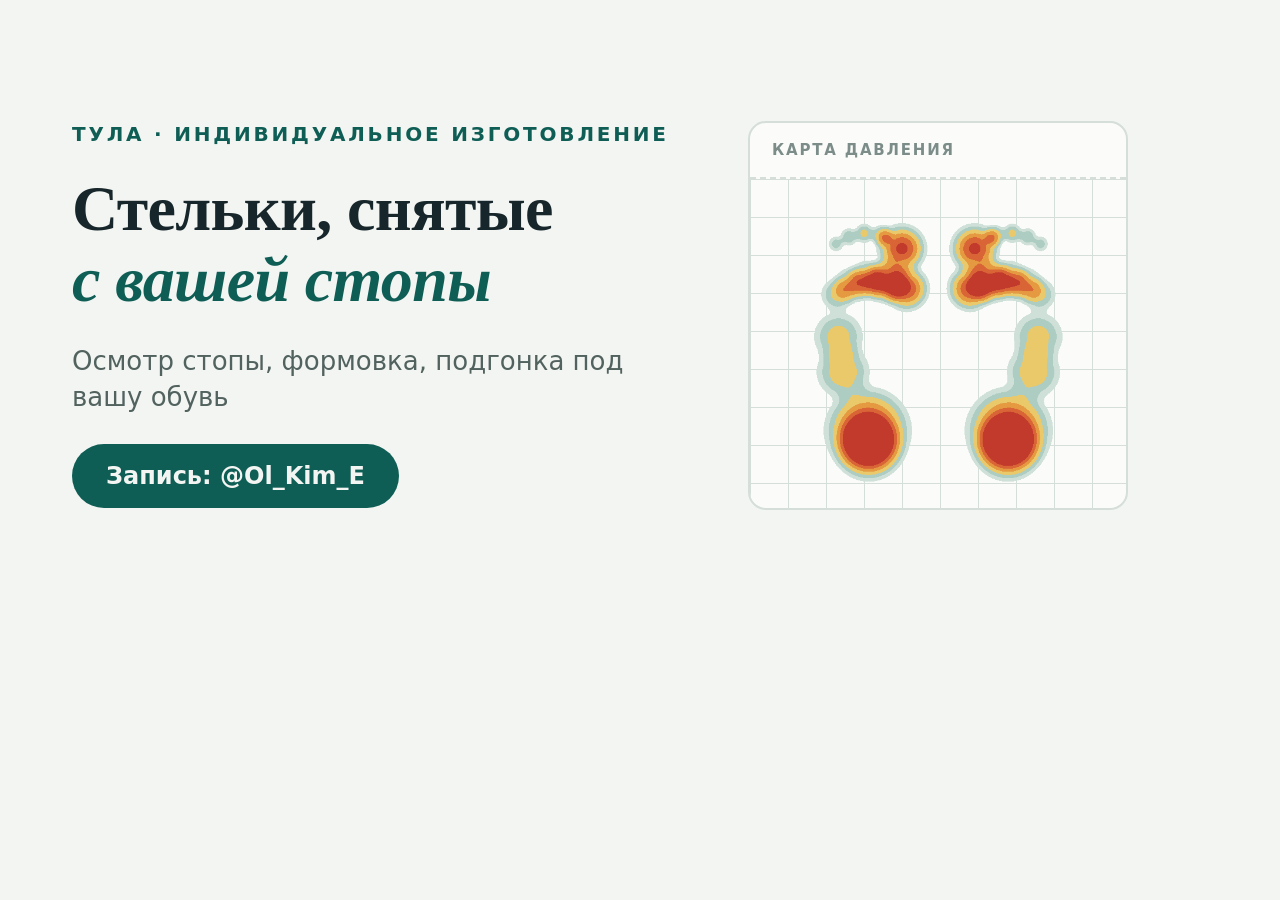
<file: src/og.html>
<!doctype html>
<html lang="ru">
<head>
<meta charset="utf-8">
<style>
  * { box-sizing: border-box; margin: 0; }
  html, body { width: 1200px; height: 630px; }
  body {
    background: #F3F5F2;
    color: #16262A;
    font-family: "Golos Text", system-ui, sans-serif;
    display: flex;
    align-items: center;
    padding: 72px;
    gap: 64px;
  }
  .copy { flex: 1; display: flex; flex-direction: column; gap: 28px; }
  .eyebrow {
    font-size: 20px; font-weight: 600;
    letter-spacing: 0.14em; text-transform: uppercase;
    color: #0F5E56;
  }
  h1 {
    font-family: "Piazzolla", Georgia, serif;
    font-size: 64px; font-weight: 700; line-height: 1.1;
    letter-spacing: -0.01em;
  }
  h1 em { font-style: italic; font-weight: 600; color: #0F5E56; }
  .sub { font-size: 26px; color: #51625F; line-height: 1.4; }
  .tg {
    display: inline-flex; align-self: flex-start;
    padding: 18px 34px; border-radius: 999px;
    background: #0F5E56; color: #F3F5F2;
    font-size: 24px; font-weight: 600;
  }
  .scan {
    width: 380px; flex: none;
    background: #FBFCFA;
    border: 2px solid #D5DED9;
    border-radius: 18px;
    overflow: hidden;
  }
  .scan-head {
    padding: 18px 22px;
    border-bottom: 2px dashed #D5DED9;
    font-size: 15px; font-weight: 600;
    letter-spacing: 0.12em; text-transform: uppercase;
    color: #7C8D89;
  }
  .scan-view {
    background:
      linear-gradient(#D5DED9 1px, transparent 1px) 0 0 / 100% 38px,
      linear-gradient(90deg, #D5DED9 1px, transparent 1px) 0 0 / 38px 100%;
  }
  canvas { display: block; width: 100%; height: auto; }
</style>
</head>
<body>
  <div class="copy">
    <div class="eyebrow">Тула · индивидуальное изготовление</div>
    <h1>Стельки, снятые <em>с&nbsp;вашей стопы</em></h1>
    <div class="sub">Осмотр стопы, формовка, подгонка под вашу обувь</div>
    <div class="tg">Запись: @Ol_Kim_E</div>
  </div>
  <figure class="scan">
    <figcaption class="scan-head">Карта давления</figcaption>
    <div class="scan-view"><canvas id="plantogram" width="640" height="560"></canvas></div>
  </figure>
<script src="app.js"></script>
</body>
</html>
</file>
